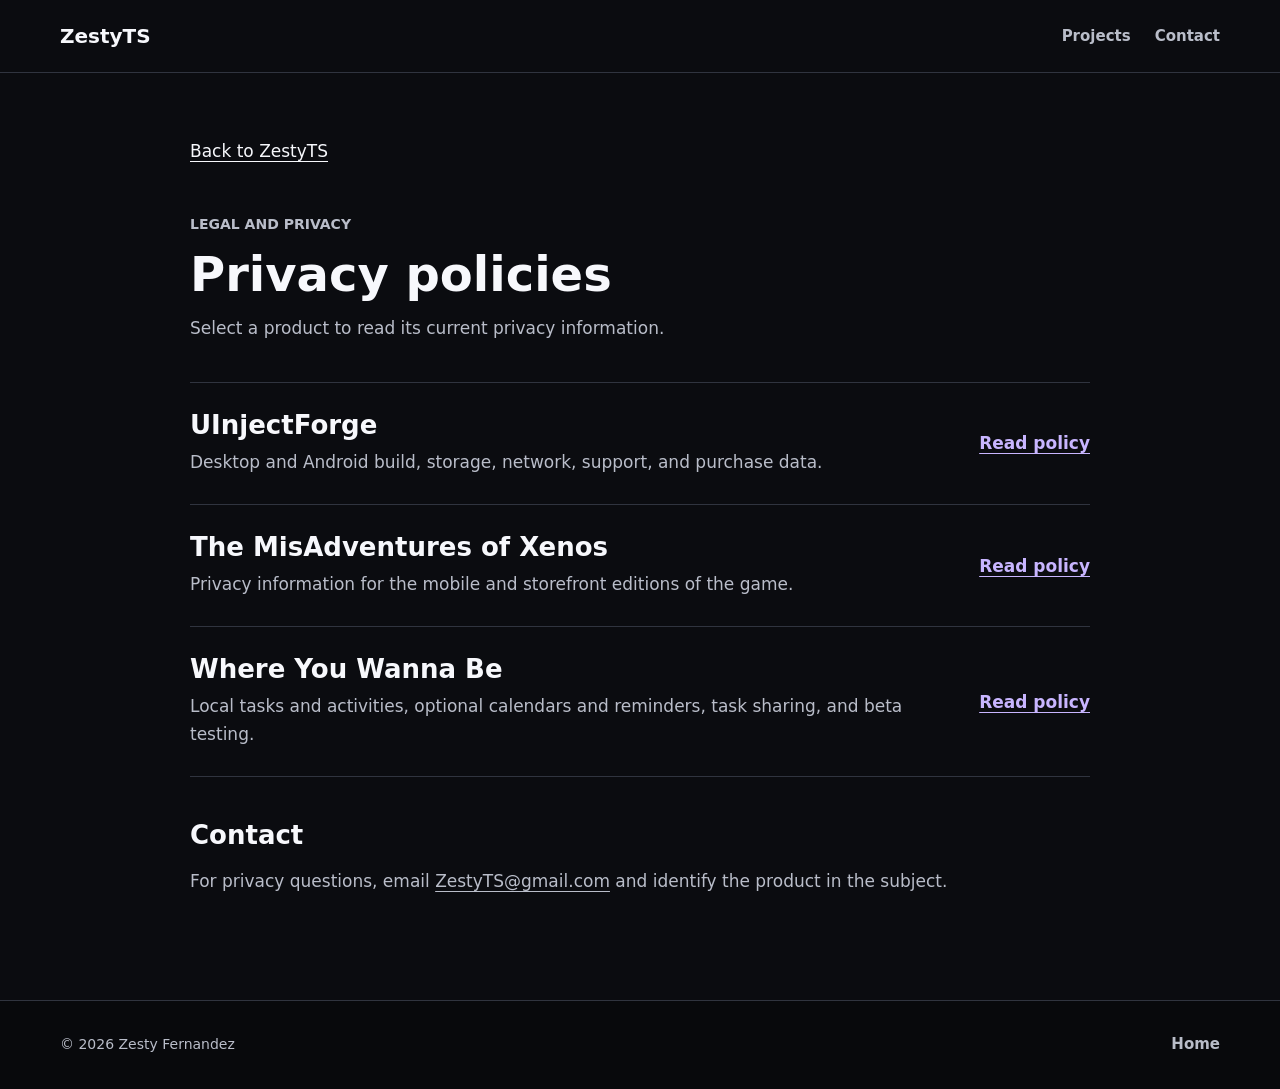
<file: privacy/index.html>
<!doctype html>
<html lang="en">
<head>
  <meta charset="utf-8">
  <meta name="viewport" content="width=device-width, initial-scale=1">
  <meta name="theme-color" content="#0b0c10">
  <meta name="description" content="Privacy policies for software and games published by ZestyTS.">
  <title>Privacy Policies | ZestyTS</title>
  <link rel="icon" href="../assets/uinjectforge-icon.png">
  <link rel="stylesheet" href="../styles.css">
</head>
<body>
  <header class="site-header">
    <nav class="nav-shell" aria-label="Primary navigation">
      <a class="site-name" href="../">ZestyTS</a>
      <div class="nav-links">
        <a href="../#projects">Projects</a>
        <a href="mailto:ZestyTS@gmail.com">Contact</a>
      </div>
    </nav>
  </header>

  <main class="policy-shell">
    <div class="policy-nav"><a href="../">Back to ZestyTS</a></div>
    <p class="eyebrow">Legal and privacy</p>
    <h1>Privacy policies</h1>
    <p>Select a product to read its current privacy information.</p>

    <div class="policy-list">
      <section class="policy-item">
        <div>
          <h2>UInjectForge</h2>
          <p>Desktop and Android build, storage, network, support, and purchase data.</p>
        </div>
        <a href="../UInjectForge/privacy/">Read policy</a>
      </section>

      <section class="policy-item">
        <div>
          <h2>The MisAdventures of Xenos</h2>
          <p>Privacy information for the mobile and storefront editions of the game.</p>
        </div>
        <a href="https://sites.google.com/view/zestytsdeveloper/home" rel="noopener">Read policy</a>
      </section>
      <section class="policy-item">
        <div><h2>Where You Wanna Be</h2><p>Local tasks and activities, optional calendars and reminders, task sharing, and beta testing.</p></div>
        <a href="../where-you-wanna-be/privacy.html">Read policy</a>
      </section>

    </div>

    <h2>Contact</h2>
    <p>For privacy questions, email <a href="mailto:ZestyTS@gmail.com">ZestyTS@gmail.com</a> and identify the product in the subject.</p>
  </main>

  <footer class="site-footer">
    <div class="footer-inner">
      <p>&copy; 2026 Zesty Fernandez</p>
      <div class="footer-links"><a href="../">Home</a></div>
    </div>
  </footer>
</body>
</html>
</file>
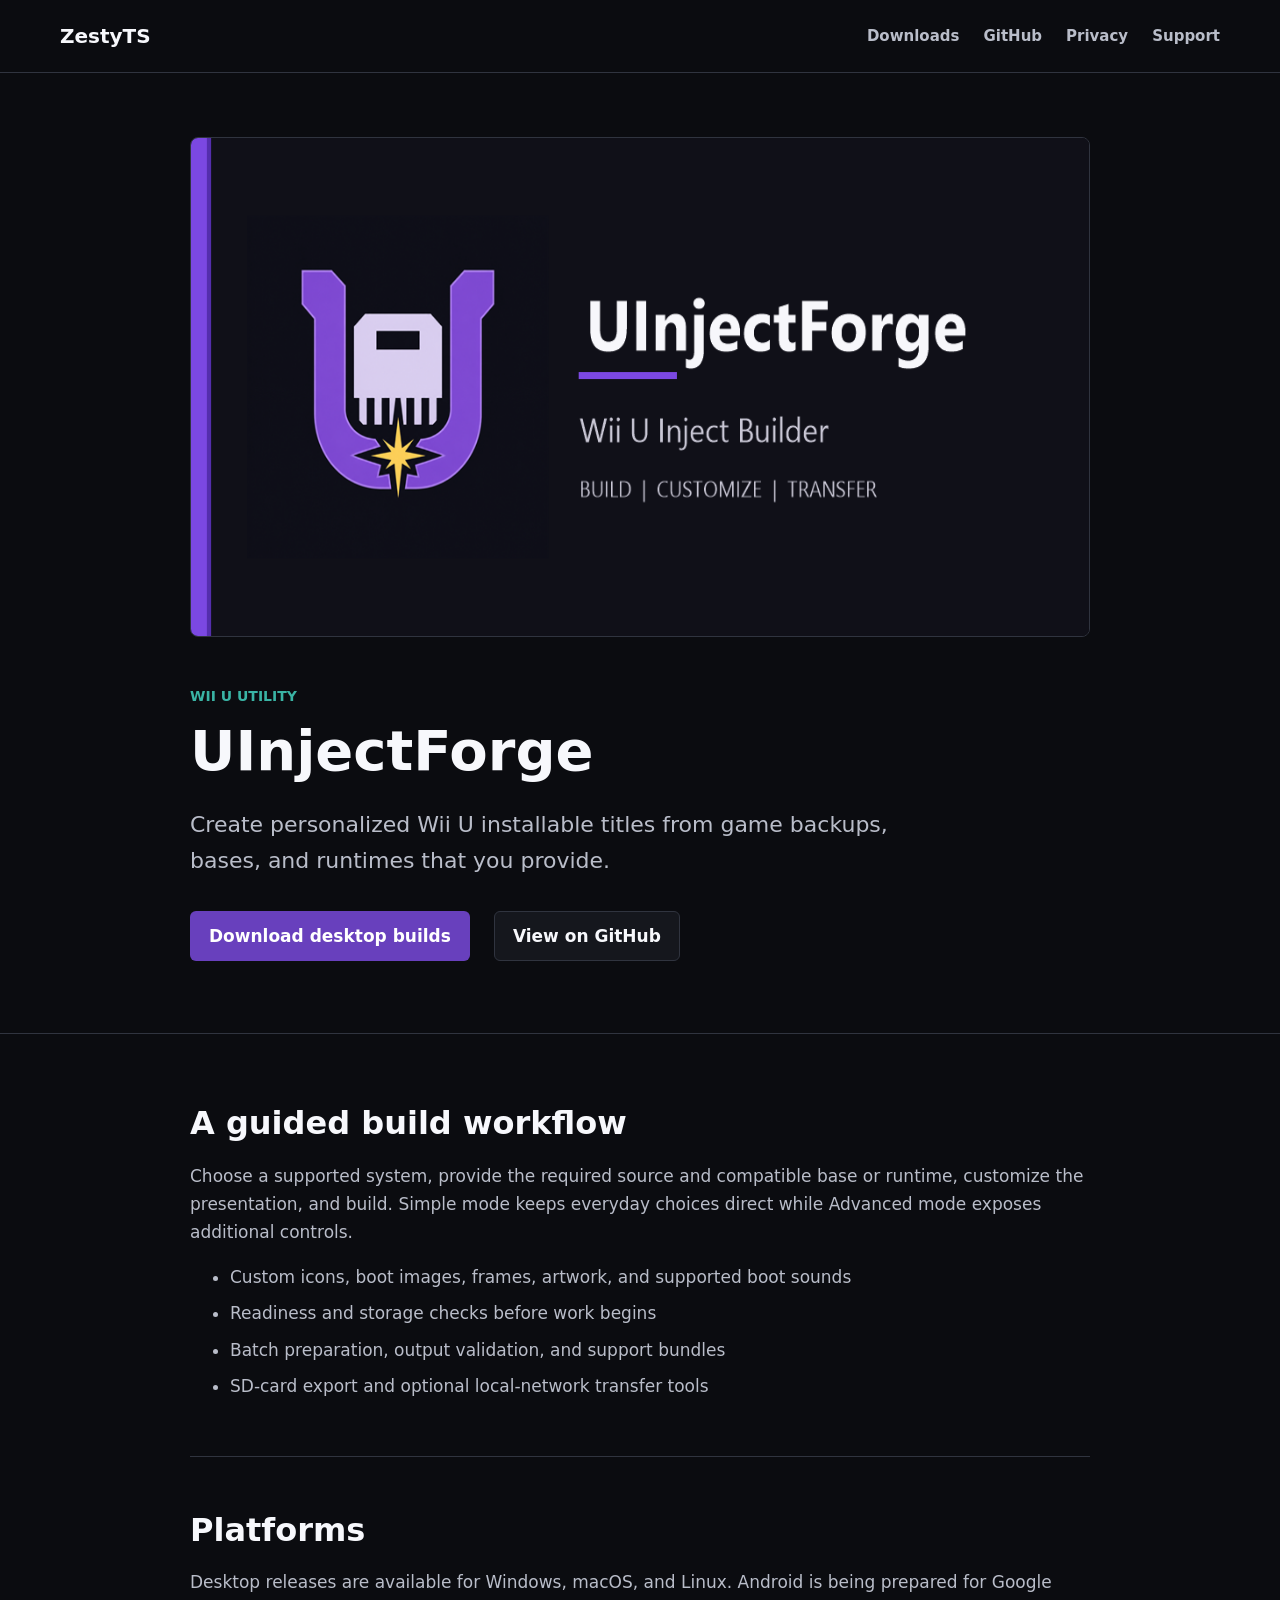
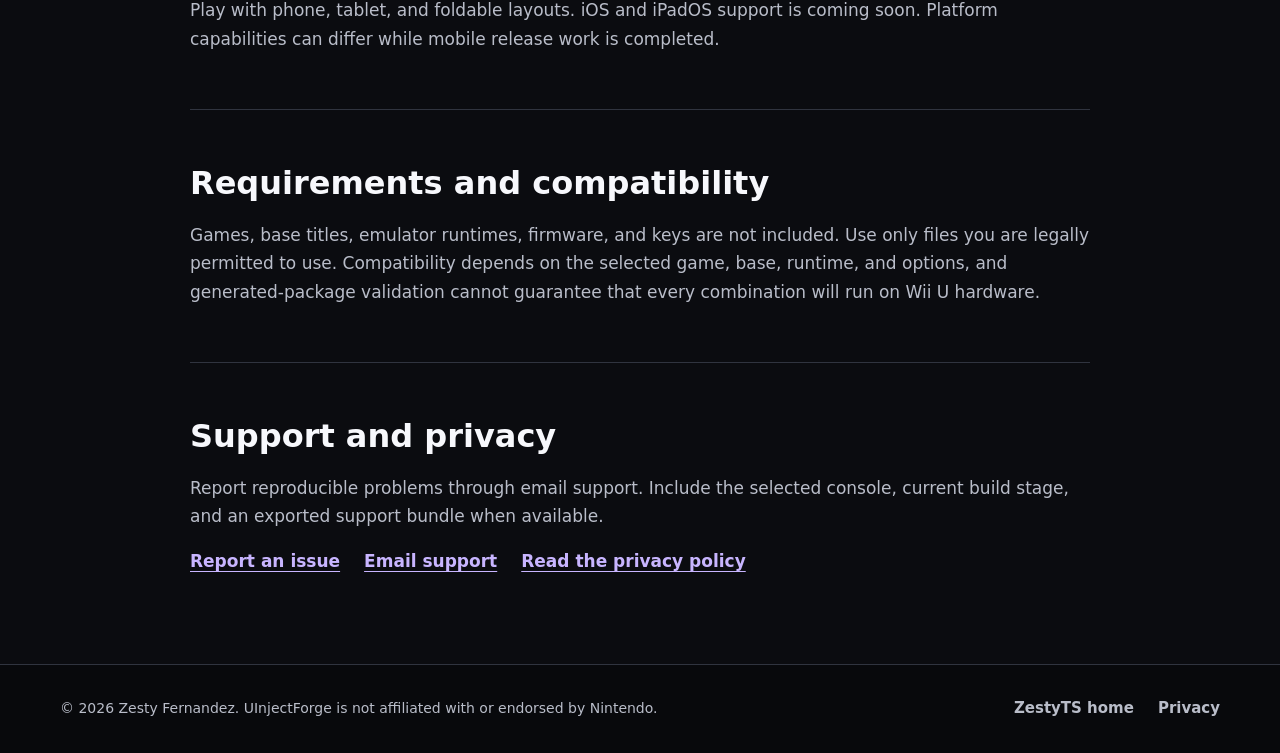
<file: UInjectForge/index.html>
<!doctype html>
<html lang="en">
<head>
  <meta charset="utf-8">
  <meta name="viewport" content="width=device-width, initial-scale=1">
  <meta name="theme-color" content="#0b0c10">
  <meta name="description" content="UInjectForge creates customized Wii U installable titles from your own game backups.">
  <meta property="og:title" content="UInjectForge | Wii U inject builder">
  <meta property="og:description" content="Build, customize, validate, and transfer personalized Wii U installable titles.">
  <meta property="og:image" content="https://zestyts.github.io/assets/uinjectforge-feature.png">
  <meta property="og:url" content="https://zestyts.github.io/UInjectForge/">
  <meta name="twitter:card" content="summary_large_image">
  <title>UInjectForge | Wii U inject builder</title>
  <link rel="icon" href="../assets/uinjectforge-icon.png">
  <link rel="stylesheet" href="../styles.css">
</head>
<body>
  <header class="site-header">
    <nav class="nav-shell" aria-label="Primary navigation">
      <a class="site-name" href="../">ZestyTS</a>
      <div class="nav-links">
        <a href="https://zestyts.itch.io/uinjectforge" rel="noopener">Downloads</a>
        <a href="https://github.com/ZestyTS/UInjectForge" rel="noopener">GitHub</a>
        <a href="privacy/">Privacy</a>
        <a href="mailto:ZestyTS@gmail.com">Support</a>
      </div>
    </nav>
  </header>

  <main>
    <section class="product-hero">
      <div class="product-hero-inner">
        <img class="product-banner" src="../assets/uinjectforge-feature.png" alt="UInjectForge logo with Build, Customize, Transfer" width="1024" height="500">
        <p class="eyebrow">Wii U utility</p>
        <h1>UInjectForge</h1>
        <p class="hero-copy">Create personalized Wii U installable titles from game backups, bases, and runtimes that you provide.</p>
        <div class="button-row">
          <a class="button button-primary" href="https://zestyts.itch.io/uinjectforge" rel="noopener">Download desktop builds</a>
          <a class="button button-secondary" href="https://github.com/ZestyTS/UInjectForge" rel="noopener">View on GitHub</a>
        </div>
      </div>
    </section>

    <div class="product-body">
      <section class="content-section" aria-labelledby="workflow-title">
        <h2 id="workflow-title">A guided build workflow</h2>
        <p>Choose a supported system, provide the required source and compatible base or runtime, customize the presentation, and build. Simple mode keeps everyday choices direct while Advanced mode exposes additional controls.</p>
        <ul>
          <li>Custom icons, boot images, frames, artwork, and supported boot sounds</li>
          <li>Readiness and storage checks before work begins</li>
          <li>Batch preparation, output validation, and support bundles</li>
          <li>SD-card export and optional local-network transfer tools</li>
        </ul>
      </section>

      <section class="content-section" aria-labelledby="platforms-title">
        <h2 id="platforms-title">Platforms</h2>
        <p>Desktop releases are available for Windows, macOS, and Linux. Android is being prepared for Google Play with phone, tablet, and foldable layouts. iOS and iPadOS support is coming soon. Platform capabilities can differ while mobile release work is completed.</p>
      </section>

      <section class="content-section" aria-labelledby="requirements-title">
        <h2 id="requirements-title">Requirements and compatibility</h2>
        <p>Games, base titles, emulator runtimes, firmware, and keys are not included. Use only files you are legally permitted to use. Compatibility depends on the selected game, base, runtime, and options, and generated-package validation cannot guarantee that every combination will run on Wii U hardware.</p>
      </section>

      <section class="content-section" aria-labelledby="support-title">
        <h2 id="support-title">Support and privacy</h2>
        <p>Report reproducible problems through email support. Include the selected console, current build stage, and an exported support bundle when available.</p>
        <div class="text-links">
          <a href="mailto:ZestyTS@gmail.com" rel="noopener">Report an issue</a>
          <a href="mailto:ZestyTS@gmail.com">Email support</a>
          <a href="privacy/">Read the privacy policy</a>
        </div>
      </section>
    </div>
  </main>

  <footer class="site-footer">
    <div class="footer-inner">
      <p>&copy; 2026 Zesty Fernandez. UInjectForge is not affiliated with or endorsed by Nintendo.</p>
      <div class="footer-links">
        <a href="../">ZestyTS home</a>
        <a href="privacy/">Privacy</a>
      </div>
    </div>
  </footer>
</body>
</html>
</file>
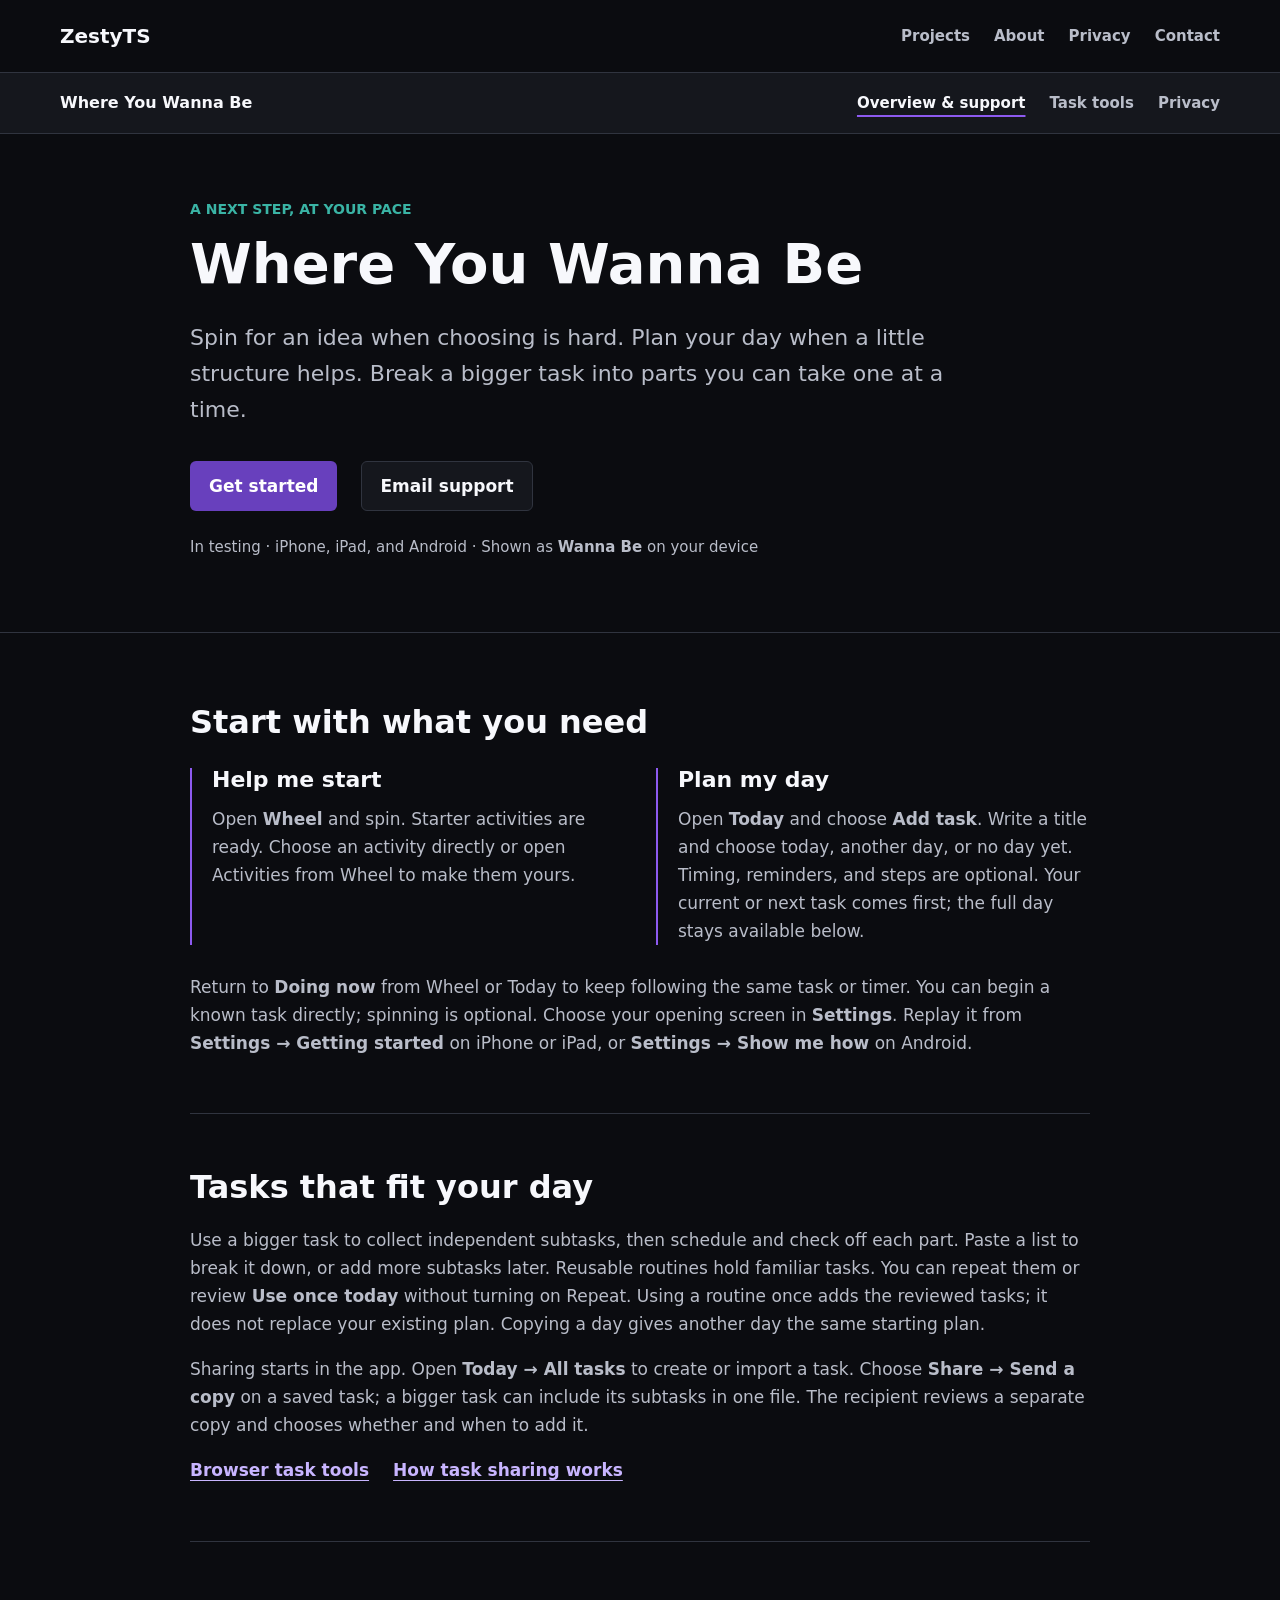
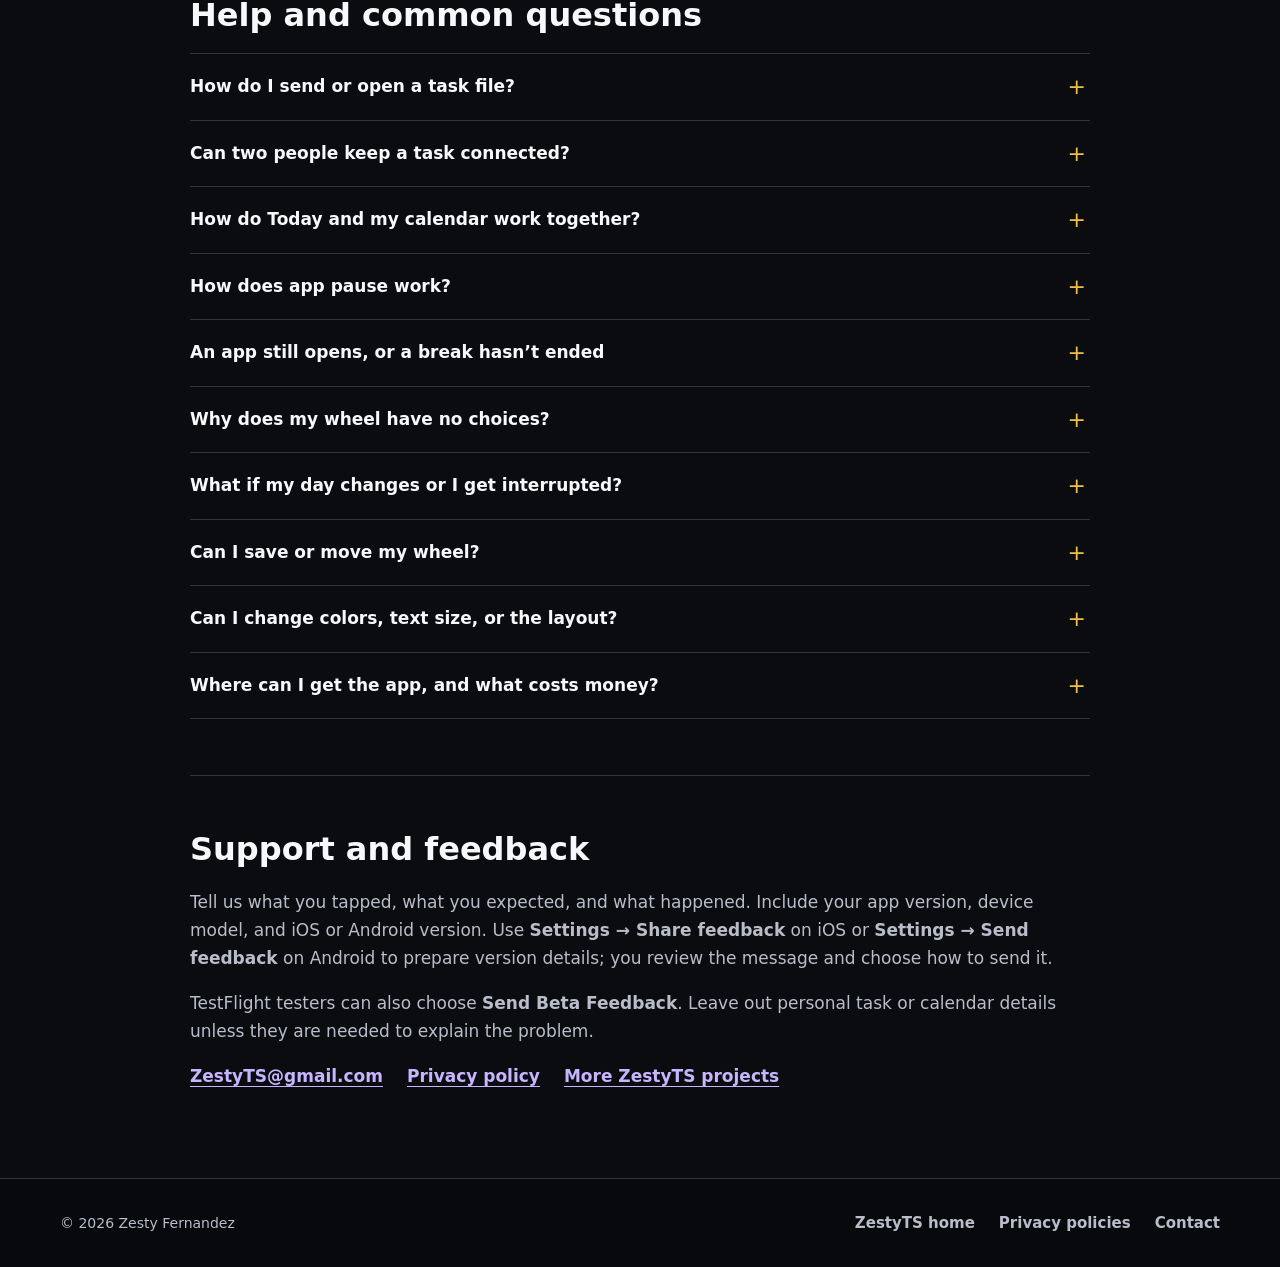
<file: where-you-wanna-be/index.html>
<!doctype html>
<html lang="en">
<head>
  <meta charset="utf-8">
  <meta name="viewport" content="width=device-width, initial-scale=1">
  <meta name="theme-color" content="#0b0c10">
  <meta name="description" content="Where You Wanna Be helps you choose a next step, plan your day, and share tasks. App information and support from ZestyTS.">
  <meta property="og:title" content="Where You Wanna Be | ZestyTS">
  <meta property="og:description" content="Choose a next step. Plan a day. Keep tasks manageable.">
  <meta property="og:type" content="website">
  <meta property="og:url" content="https://zestyts.github.io/where-you-wanna-be/">
  <link rel="canonical" href="https://zestyts.github.io/where-you-wanna-be/">
  <link rel="stylesheet" href="../styles.css?v=20261008-cohesion">
  <link rel="stylesheet" href="styles.css?v=20261008-cohesion">
  <title>Where You Wanna Be | ZestyTS</title>
</head>
<body class="wanna-page">
<a class="skip-link" href="#main">Skip to content</a>
<header class="site-header">
  <nav class="nav-shell" aria-label="Primary navigation">
    <a class="site-name" href="../">ZestyTS</a>
    <div class="nav-links"><a href="../#projects">Projects</a><a href="../#about">About</a><a href="../privacy/">Privacy</a><a href="../#contact">Contact</a></div>
  </nav>
</header>
<div class="product-nav-shell"><nav class="product-nav" aria-label="Where You Wanna Be navigation"><a class="product-name" href="./">Where You Wanna Be</a><div class="product-links"><a href="./" aria-current="page">Overview & support</a><a href="task.html">Task tools</a><a href="privacy.html">Privacy</a></div></nav></div>
<main id="main">
  <section class="product-hero" aria-labelledby="page-title"><div class="product-hero-inner">
    <p class="eyebrow">A next step, at your pace</p>
    <h1 id="page-title">Where You Wanna Be</h1>
    <p class="hero-copy">Spin for an idea when choosing is hard. Plan your day when a little structure helps. Break a bigger task into parts you can take one at a time.</p>
    <div class="button-row"><a class="button button-primary" href="#quick-start">Get started</a><a class="button button-secondary" href="mailto:ZestyTS@gmail.com?subject=Wanna%20Be%20Support">Email support</a></div>
    <p class="product-status">In testing · iPhone, iPad, and Android · Shown as <strong>Wanna Be</strong> on your device</p>
  </div></section>
  <div class="product-body">
    <section id="quick-start" class="content-section" aria-labelledby="start-title">
      <h2 id="start-title">Start with what you need</h2>
      <div class="start-options">
        <article><h3>Help me start</h3><p>Open <strong>Wheel</strong> and spin. Starter activities are ready. Choose an activity directly or open Activities from Wheel to make them yours.</p></article>
        <article><h3>Plan my day</h3><p>Open <strong>Today</strong> and choose <strong>Add task</strong>. Write a title and choose today, another day, or no day yet. Timing, reminders, and steps are optional. Your current or next task comes first; the full day stays available below.</p></article>
      </div>
      <p>Return to <strong>Doing now</strong> from Wheel or Today to keep following the same task or timer. You can begin a known task directly; spinning is optional. Choose your opening screen in <strong>Settings</strong>. Replay it from <strong>Settings → Getting started</strong> on iPhone or iPad, or <strong>Settings → Show me how</strong> on Android.</p>
    </section>
    <section class="content-section" aria-labelledby="tasks-title">
      <h2 id="tasks-title">Tasks that fit your day</h2>
      <p>Use a bigger task to collect independent subtasks, then schedule and check off each part. Paste a list to break it down, or add more subtasks later. Reusable routines hold familiar tasks. You can repeat them or review <strong>Use once today</strong> without turning on Repeat. Using a routine once adds the reviewed tasks; it does not replace your existing plan. Copying a day gives another day the same starting plan.</p>
      <p>Sharing starts in the app. Open <strong>Today → All tasks</strong> to create or import a task. Choose <strong>Share → Send a copy</strong> on a saved task; a bigger task can include its subtasks in one file. The recipient reviews a separate copy and chooses whether and when to add it.</p>
      <div class="text-links"><a href="task.html">Browser task tools</a><a href="privacy.html#sharing">How task sharing works</a></div>
    </section>
    <section class="content-section" aria-labelledby="help-title">
      <h2 id="help-title">Help and common questions</h2>
      <div class="faq">
        <details><summary>How do I send or open a task file?</summary><div class="answer"><p>From a saved task, choose <strong>Share → Send a copy</strong> and send the named <strong>.wannabetask</strong> attachment in a message or email. You can include its subtasks and optional suggested timing.</p><p>Open the attachment with Wanna Be. If your messaging or file app does not offer it, save the file and choose <strong>Today → All tasks → Import task</strong> in Wanna Be. Review before adding it; reminders and completion never transfer automatically.</p><p>To write a task just to send, use <strong>All tasks → More → Write a task to send</strong>. Older Android builds put this under <strong>Sharing tools → Create a task to send</strong>. The <a href="task.html">browser task tools</a> are a fallback, not a required step between apps. Web links remain available; task copies and their later changes stay separate.</p></div></details>
        <details><summary>Can two people keep a task connected?</summary><div class="answer"><p>On an eligible saved task, choose <strong>Share → Keep time and completion connected</strong>. The other person reviews an invitation in Wanna Be; no full app account is required. There is one common time, duration and <strong>Pending/Done</strong> status. Either person can change that common status. Use <strong>Send a copy</strong> when each person needs a separate task.</p><p>Changes refresh while the app is open and online, or when you choose <strong>Refresh</strong>; they are not continuous background messages. Current work, local skipped or set-aside choices, and conflicts can require waiting or review. Titles, notes, checklist progress and reminders stay personal. Calendar copies stay separate. The optional service and its limits are described in <a href="privacy.html#sharing">the privacy policy</a>.</p></div></details>
        <details><summary>How do Today and my calendar work together?</summary><div class="answer"><p>Today works without calendar permission. You can optionally show existing events and review a time block with <strong>Add to Calendar</strong>. Calendar and Today keep separate copies; edits or completion in one do not change the other.</p><p>Starting a task opens <strong>Doing now</strong>, where its steps or timer are available. Return to the same work from Wheel or Today. A timer never marks it done for you. A reminder never starts a task or pauses or unlocks apps.</p></div></details>
        <details><summary>How does app pause work?</summary><div class="answer"><p>Open <strong>App pause</strong> from Settings or the status on Wheel. On iPhone and iPad, it uses Apple’s Screen Time permission to pause selected apps. One individual app is free; expanded selections require Lifetime Upgrade. It needs a real device.</p><p>Spinning alone never opens a paused app. An eligible timer can offer an explicit app-break choice; with <strong>Try it first</strong> on, try the required starting time shown in the app. A step guide’s <strong>Task done</strong> saves progress without granting a break. A timer never completes the task or unlocks apps automatically. You can turn off app pause at any time.</p><p>On Android, app pause uses an optional accessibility service to notice a selected app and offer a local focus screen. It can help interrupt opening an app, but it is less strict than Apple’s Screen Time shield. You can turn the service off in device Settings.</p></div></details>
        <details><summary>An app still opens, or a break hasn’t ended</summary><div class="answer"><p>Check that the app is selected and app pause is on. Selected apps can open during an active break. Open Wanna Be to recheck an expired break, or choose <strong>Pause apps again now</strong>.</p><p>For iPhone and iPad connection issues, use <strong>Settings → App pause help</strong>. Turn off app pause in Wanna Be or revoke Screen Time access in device Settings to stop pausing.</p></div></details>
        <details><summary>Why does my wheel have no choices?</summary><div class="answer"><p>On iPhone or iPad, open Wheel’s set dropdown and check <strong>Filters &amp; sets</strong>. On Android, the dropdown opens <strong>Your wheel</strong>: choose <strong>Filters</strong> for time, energy and place, or <strong>Activity sets</strong> for the wheel. Make sure some included activities fit your choices.</p><p><strong>Skip today</strong> and <strong>Unavailable today</strong> hide an activity until tomorrow. Its menu in Activities can make it available again today.</p></div></details>
        <details><summary>What if my day changes or I get interrupted?</summary><div class="answer"><p>Use <strong>Change my plan</strong> in Today to review moving flexible tasks, setting some aside, or adding a saved routine for today. Fixed commitments and current work stay protected. Review the proposed changes before applying them.</p><p>Close <strong>Doing now</strong> to keep current work available. A step guide also offers <strong>Pause</strong>; stopping a timer is a separate choice. A private <strong>Pick up here</strong> note can help you return; it stays out of shared tasks and Calendar copies.</p></div></details>
        <details><summary>Can I save or move my wheel?</summary><div class="answer"><p>On iPhone or iPad, use <strong>Settings → Wheel backup</strong>. On Android, use <strong>Settings → Export wheel activities</strong> or <strong>Add a wheel backup</strong>. Import previews additions and keeps your existing activities. Wheel backups work between compatible iOS and Android builds.</p><p>Wheel backups do not transfer Today plans, routines, history, timers, appearance, or device permissions. Use task sharing to send a particular task or task group.</p></div></details>
        <details><summary>Can I change colors, text size, or the layout?</summary><div class="answer"><p>Choose <strong>System</strong>, <strong>Light</strong>, or <strong>Dark</strong> in Settings. Theme choices include Original, Coastal, Dusk, Rose, Ember, Slate, and Amethyst. App icons have their own selection.</p><p>The app supports larger text and Reduce Motion. Layouts adapt to smaller phones, tablets, and wider windows. If a label or control is difficult to use, send a screenshot and your text-size setting with feedback.</p></div></details>
        <details><summary>Where can I get the app, and what costs money?</summary><div class="answer"><p>There is no public store release yet. Invited iPhone and iPad testers install through TestFlight. Android testing is available through Google Play to eligible invited accounts; older Android test builds were shared directly as APKs.</p><p>The wheel, activity editing, timers, plans, routines, task sharing, standard appearance, and backups are free. The optional US$4.99 one-time <strong>Lifetime Upgrade</strong> adds saved sets, expanded app-pause selections, extra themes, and app icons. Apple or Google Play shows your local price. Restore with the same store account; purchases do not transfer between iOS and Android.</p><p>Older private Android test APKs preview upgrade extras without purchases. Google Play test builds use Google Play Billing. There is no subscription, full app account, advertising, or tracking.</p></div></details>
      </div>
    </section>
    <section id="contact" class="content-section" aria-labelledby="contact-title">
      <h2 id="contact-title">Support and feedback</h2>
      <p>Tell us what you tapped, what you expected, and what happened. Include your app version, device model, and iOS or Android version. Use <strong>Settings → Share feedback</strong> on iOS or <strong>Settings → Send feedback</strong> on Android to prepare version details; you review the message and choose how to send it.</p>
      <p>TestFlight testers can also choose <strong>Send Beta Feedback</strong>. Leave out personal task or calendar details unless they are needed to explain the problem.</p>
      <div class="text-links"><a href="mailto:ZestyTS@gmail.com?subject=Wanna%20Be%20Support">ZestyTS@gmail.com</a><a href="privacy.html">Privacy policy</a><a href="../#projects">More ZestyTS projects</a></div>
    </section>
  </div>
</main>
<footer class="site-footer"><div class="footer-inner"><p>© 2026 Zesty Fernandez</p><div class="footer-links"><a href="../">ZestyTS home</a><a href="../privacy/">Privacy policies</a><a href="mailto:ZestyTS@gmail.com">Contact</a></div></div></footer>
</body>
</html>
</file>
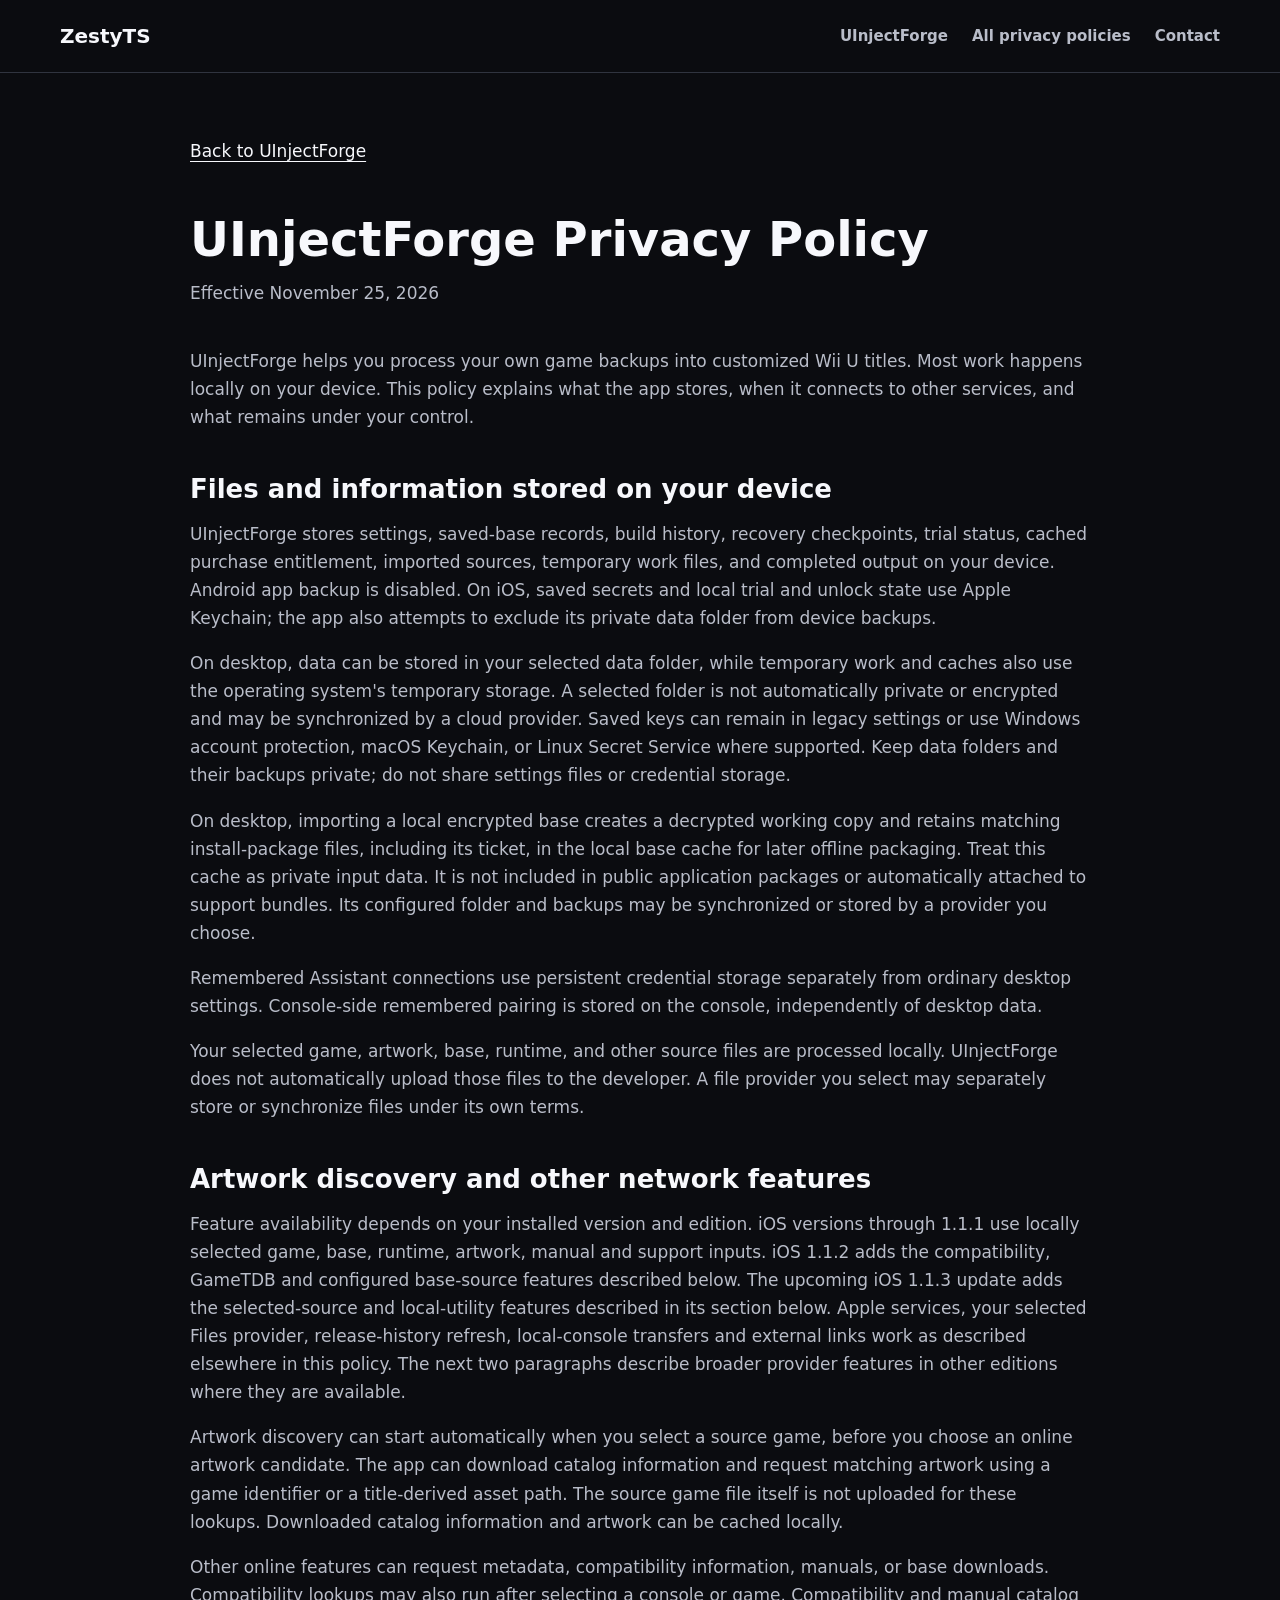
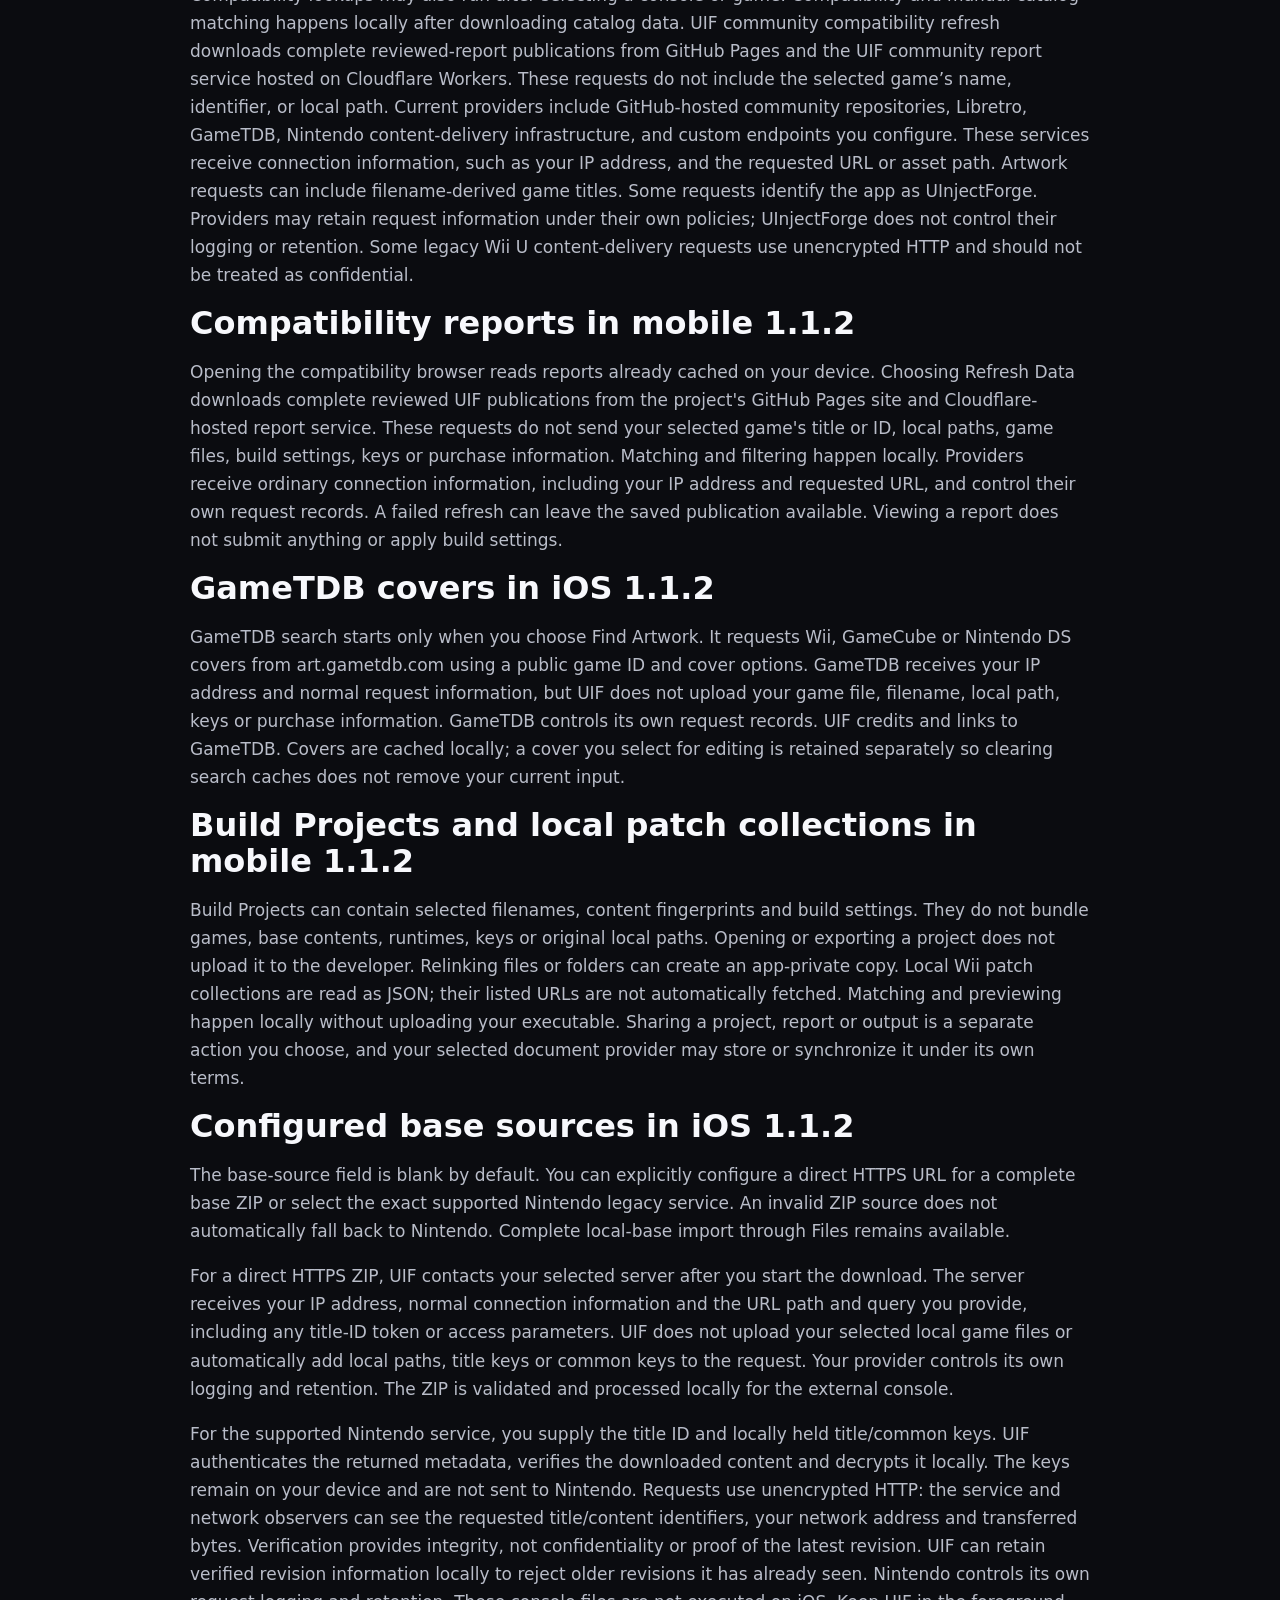
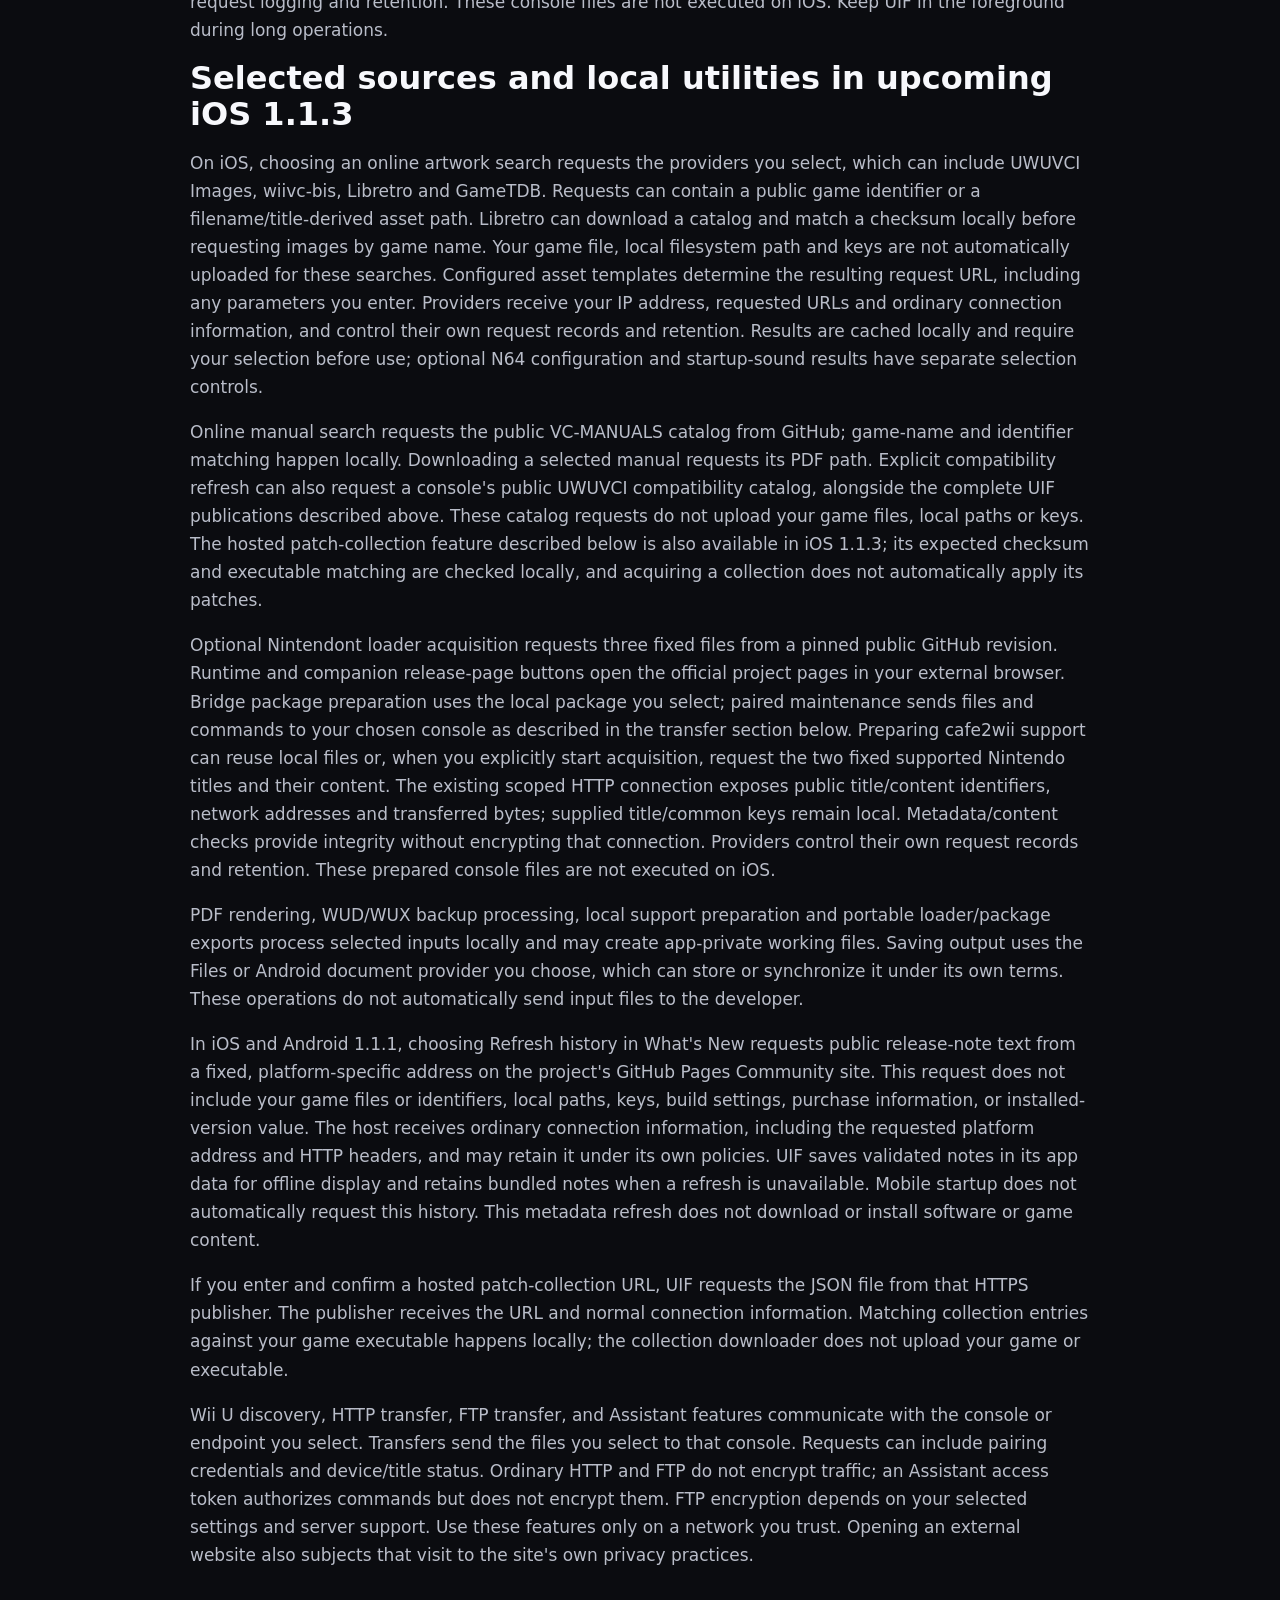
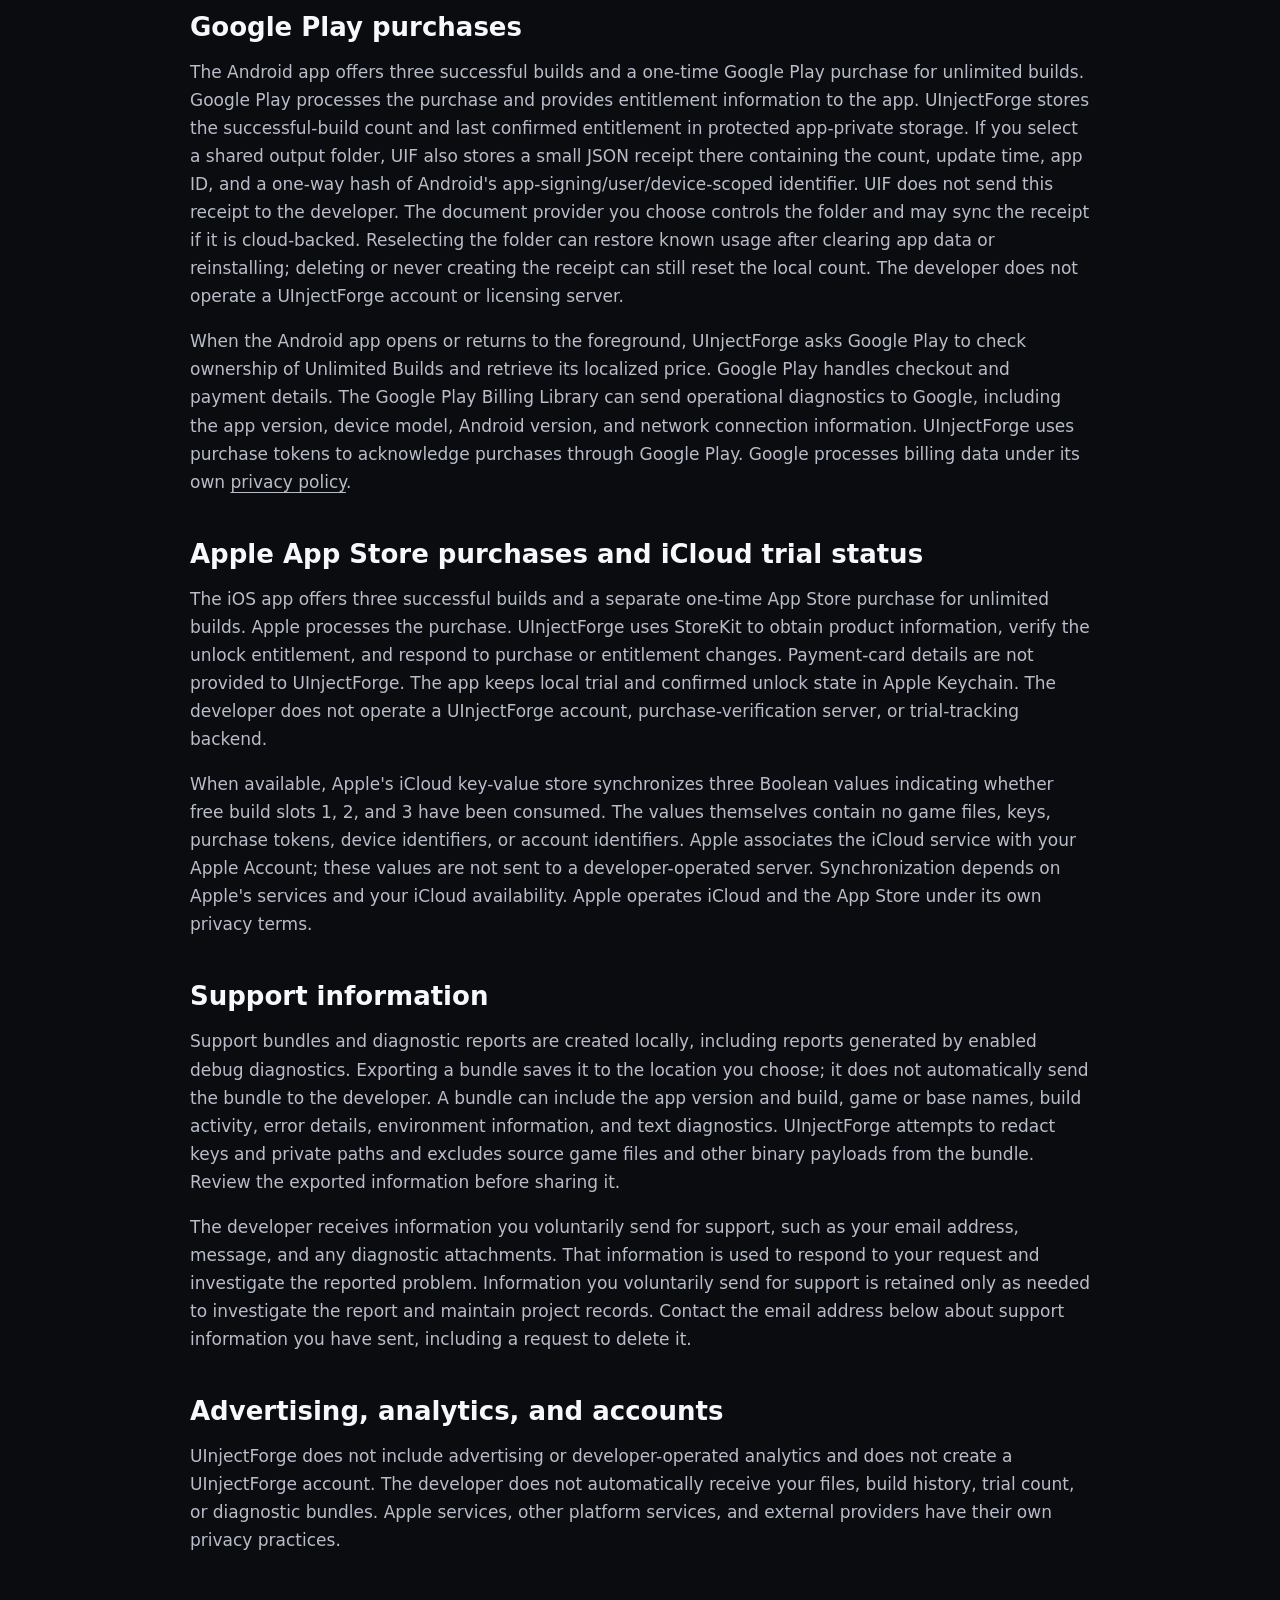
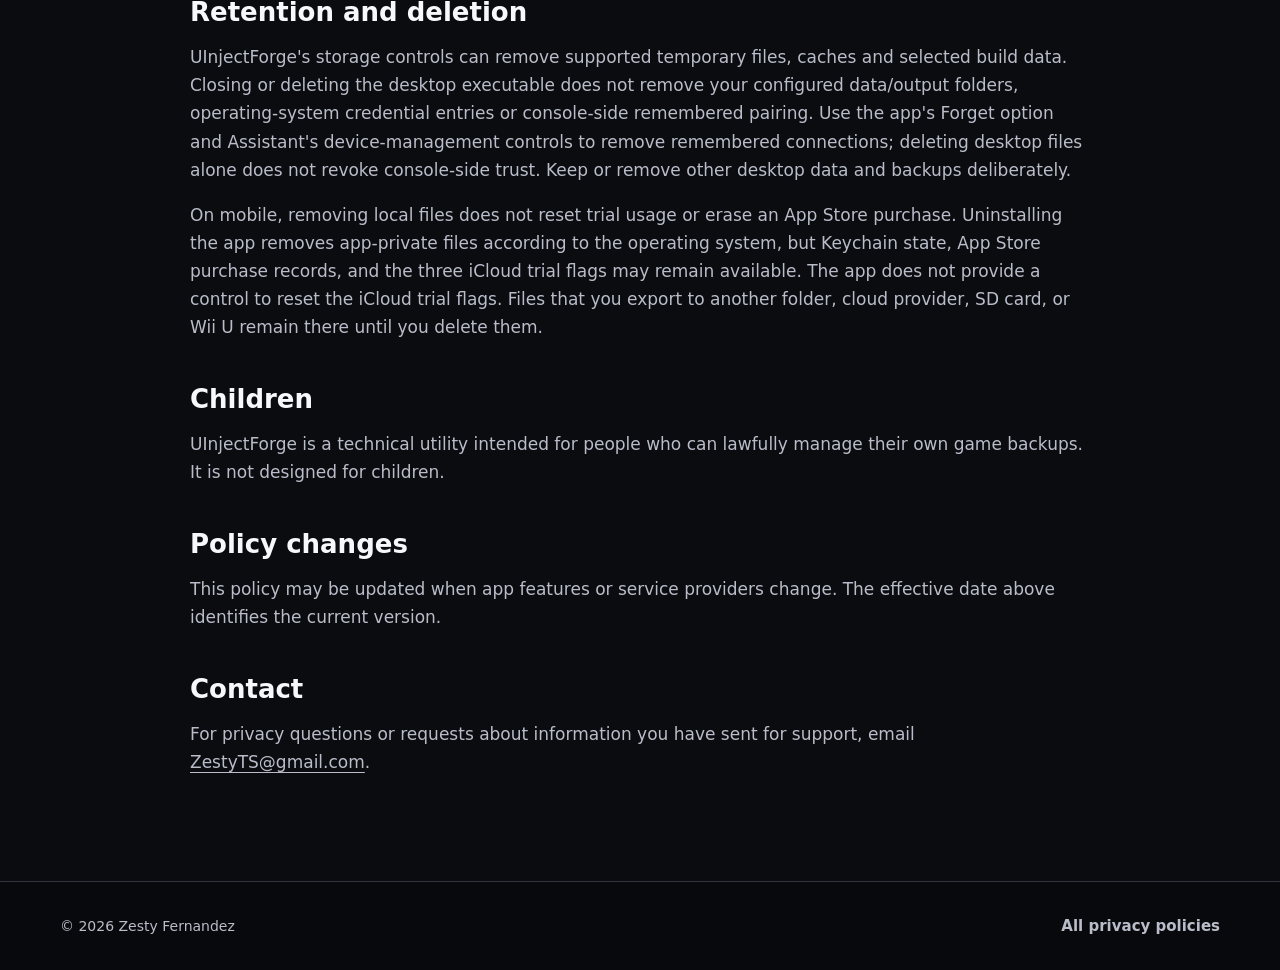
<file: UInjectForge/privacy/index.html>
<!doctype html>
<html lang="en">
<head>
  <meta charset="utf-8">
  <meta name="viewport" content="width=device-width, initial-scale=1">
  <meta name="theme-color" content="#0b0c10">
  <meta name="description" content="Privacy policy for UInjectForge on iOS, Android, desktop, and supported companion tools.">
  <title>UInjectForge Privacy Policy</title>
  <link rel="icon" href="../../assets/uinjectforge-icon.png">
  <link rel="stylesheet" href="../../styles.css">
</head>
<body>
  <header class="site-header">
    <nav class="nav-shell" aria-label="Primary navigation">
      <a class="site-name" href="../../">ZestyTS</a>
      <div class="nav-links">
        <a href="../">UInjectForge</a>
        <a href="../../privacy/">All privacy policies</a>
        <a href="mailto:ZestyTS@gmail.com">Contact</a>
      </div>
    </nav>
  </header>

  <main class="policy-shell">
    <div class="policy-nav"><a href="../">Back to UInjectForge</a></div>
    <h1>UInjectForge Privacy Policy</h1>
    <p class="updated">Effective November 25, 2026</p>

    <p>UInjectForge helps you process your own game backups into customized Wii U titles. Most work happens locally on your device. This policy explains what the app stores, when it connects to other services, and what remains under your control.</p>

    <h2>Files and information stored on your device</h2>
    <p>UInjectForge stores settings, saved-base records, build history, recovery checkpoints, trial status, cached purchase entitlement, imported sources, temporary work files, and completed output on your device. Android app backup is disabled. On iOS, saved secrets and local trial and unlock state use Apple Keychain; the app also attempts to exclude its private data folder from device backups.</p>
    <p>On desktop, data can be stored in your selected data folder, while temporary work and caches also use the operating system's temporary storage. A selected folder is not automatically private or encrypted and may be synchronized by a cloud provider. Saved keys can remain in legacy settings or use Windows account protection, macOS Keychain, or Linux Secret Service where supported. Keep data folders and their backups private; do not share settings files or credential storage.</p>
    <p>On desktop, importing a local encrypted base creates a decrypted working copy and retains matching install-package files, including its ticket, in the local base cache for later offline packaging. Treat this cache as private input data. It is not included in public application packages or automatically attached to support bundles. Its configured folder and backups may be synchronized or stored by a provider you choose.</p>
    <p>Remembered Assistant connections use persistent credential storage separately from ordinary desktop settings. Console-side remembered pairing is stored on the console, independently of desktop data.</p>
    <p>Your selected game, artwork, base, runtime, and other source files are processed locally. UInjectForge does not automatically upload those files to the developer. A file provider you select may separately store or synchronize files under its own terms.</p>

    <h2>Artwork discovery and other network features</h2>
    <p>Feature availability depends on your installed version and edition. iOS versions through 1.1.1 use locally selected game, base, runtime, artwork, manual and support inputs. iOS 1.1.2 adds the compatibility, GameTDB and configured base-source features described below. The upcoming iOS 1.1.3 update adds the selected-source and local-utility features described in its section below. Apple services, your selected Files provider, release-history refresh, local-console transfers and external links work as described elsewhere in this policy. The next two paragraphs describe broader provider features in other editions where they are available.</p>
    <p>Artwork discovery can start automatically when you select a source game, before you choose an online artwork candidate. The app can download catalog information and request matching artwork using a game identifier or a title-derived asset path. The source game file itself is not uploaded for these lookups. Downloaded catalog information and artwork can be cached locally.</p>
    <p>Other online features can request metadata, compatibility information, manuals, or base downloads. Compatibility lookups may also run after selecting a console or game. Compatibility and manual catalog matching happens locally after downloading catalog data. UIF community compatibility refresh downloads complete reviewed-report publications from GitHub Pages and the UIF community report service hosted on Cloudflare Workers. These requests do not include the selected game’s name, identifier, or local path. Current providers include GitHub-hosted community repositories, Libretro, GameTDB, Nintendo content-delivery infrastructure, and custom endpoints you configure. These services receive connection information, such as your IP address, and the requested URL or asset path. Artwork requests can include filename-derived game titles. Some requests identify the app as UInjectForge. Providers may retain request information under their own policies; UInjectForge does not control their logging or retention. Some legacy Wii U content-delivery requests use unencrypted HTTP and should not be treated as confidential.</p>
    <h3>Compatibility reports in mobile 1.1.2</h3>
    <p>Opening the compatibility browser reads reports already cached on your device. Choosing Refresh Data downloads complete reviewed UIF publications from the project's GitHub Pages site and Cloudflare-hosted report service. These requests do not send your selected game's title or ID, local paths, game files, build settings, keys or purchase information. Matching and filtering happen locally. Providers receive ordinary connection information, including your IP address and requested URL, and control their own request records. A failed refresh can leave the saved publication available. Viewing a report does not submit anything or apply build settings.</p>

    <h3>GameTDB covers in iOS 1.1.2</h3>
    <p>GameTDB search starts only when you choose Find Artwork. It requests Wii, GameCube or Nintendo DS covers from art.gametdb.com using a public game ID and cover options. GameTDB receives your IP address and normal request information, but UIF does not upload your game file, filename, local path, keys or purchase information. GameTDB controls its own request records. UIF credits and links to GameTDB. Covers are cached locally; a cover you select for editing is retained separately so clearing search caches does not remove your current input.</p>

    <h3>Build Projects and local patch collections in mobile 1.1.2</h3>
    <p>Build Projects can contain selected filenames, content fingerprints and build settings. They do not bundle games, base contents, runtimes, keys or original local paths. Opening or exporting a project does not upload it to the developer. Relinking files or folders can create an app-private copy. Local Wii patch collections are read as JSON; their listed URLs are not automatically fetched. Matching and previewing happen locally without uploading your executable. Sharing a project, report or output is a separate action you choose, and your selected document provider may store or synchronize it under its own terms.</p>

    <h3>Configured base sources in iOS 1.1.2</h3>
    <p>The base-source field is blank by default. You can explicitly configure a direct HTTPS URL for a complete base ZIP or select the exact supported Nintendo legacy service. An invalid ZIP source does not automatically fall back to Nintendo. Complete local-base import through Files remains available.</p>
    <p>For a direct HTTPS ZIP, UIF contacts your selected server after you start the download. The server receives your IP address, normal connection information and the URL path and query you provide, including any title-ID token or access parameters. UIF does not upload your selected local game files or automatically add local paths, title keys or common keys to the request. Your provider controls its own logging and retention. The ZIP is validated and processed locally for the external console.</p>
    <p>For the supported Nintendo service, you supply the title ID and locally held title/common keys. UIF authenticates the returned metadata, verifies the downloaded content and decrypts it locally. The keys remain on your device and are not sent to Nintendo. Requests use unencrypted HTTP: the service and network observers can see the requested title/content identifiers, your network address and transferred bytes. Verification provides integrity, not confidentiality or proof of the latest revision. UIF can retain verified revision information locally to reject older revisions it has already seen. Nintendo controls its own request logging and retention. These console files are not executed on iOS. Keep UIF in the foreground during long operations.</p>

    <h3>Selected sources and local utilities in upcoming iOS 1.1.3</h3>
    <p>On iOS, choosing an online artwork search requests the providers you select, which can include UWUVCI Images, wiivc-bis, Libretro and GameTDB. Requests can contain a public game identifier or a filename/title-derived asset path. Libretro can download a catalog and match a checksum locally before requesting images by game name. Your game file, local filesystem path and keys are not automatically uploaded for these searches. Configured asset templates determine the resulting request URL, including any parameters you enter. Providers receive your IP address, requested URLs and ordinary connection information, and control their own request records and retention. Results are cached locally and require your selection before use; optional N64 configuration and startup-sound results have separate selection controls.</p>
    <p>Online manual search requests the public VC-MANUALS catalog from GitHub; game-name and identifier matching happen locally. Downloading a selected manual requests its PDF path. Explicit compatibility refresh can also request a console's public UWUVCI compatibility catalog, alongside the complete UIF publications described above. These catalog requests do not upload your game files, local paths or keys. The hosted patch-collection feature described below is also available in iOS 1.1.3; its expected checksum and executable matching are checked locally, and acquiring a collection does not automatically apply its patches.</p>
    <p>Optional Nintendont loader acquisition requests three fixed files from a pinned public GitHub revision. Runtime and companion release-page buttons open the official project pages in your external browser. Bridge package preparation uses the local package you select; paired maintenance sends files and commands to your chosen console as described in the transfer section below. Preparing cafe2wii support can reuse local files or, when you explicitly start acquisition, request the two fixed supported Nintendo titles and their content. The existing scoped HTTP connection exposes public title/content identifiers, network addresses and transferred bytes; supplied title/common keys remain local. Metadata/content checks provide integrity without encrypting that connection. Providers control their own request records and retention. These prepared console files are not executed on iOS.</p>
    <p>PDF rendering, WUD/WUX backup processing, local support preparation and portable loader/package exports process selected inputs locally and may create app-private working files. Saving output uses the Files or Android document provider you choose, which can store or synchronize it under its own terms. These operations do not automatically send input files to the developer.</p>

    <p>In iOS and Android 1.1.1, choosing Refresh history in What's New requests public release-note text from a fixed, platform-specific address on the project's GitHub Pages Community site. This request does not include your game files or identifiers, local paths, keys, build settings, purchase information, or installed-version value. The host receives ordinary connection information, including the requested platform address and HTTP headers, and may retain it under its own policies. UIF saves validated notes in its app data for offline display and retains bundled notes when a refresh is unavailable. Mobile startup does not automatically request this history. This metadata refresh does not download or install software or game content.</p>
    <p>If you enter and confirm a hosted patch-collection URL, UIF requests the JSON file from that HTTPS publisher. The publisher receives the URL and normal connection information. Matching collection entries against your game executable happens locally; the collection downloader does not upload your game or executable.</p>
    <p>Wii U discovery, HTTP transfer, FTP transfer, and Assistant features communicate with the console or endpoint you select. Transfers send the files you select to that console. Requests can include pairing credentials and device/title status. Ordinary HTTP and FTP do not encrypt traffic; an Assistant access token authorizes commands but does not encrypt them. FTP encryption depends on your selected settings and server support. Use these features only on a network you trust. Opening an external website also subjects that visit to the site's own privacy practices.</p>

    <h2>Google Play purchases</h2>
    <p>The Android app offers three successful builds and a one-time Google Play purchase for unlimited builds. Google Play processes the purchase and provides entitlement information to the app. UInjectForge stores the successful-build count and last confirmed entitlement in protected app-private storage. If you select a shared output folder, UIF also stores a small JSON receipt there containing the count, update time, app ID, and a one-way hash of Android's app-signing/user/device-scoped identifier. UIF does not send this receipt to the developer. The document provider you choose controls the folder and may sync the receipt if it is cloud-backed. Reselecting the folder can restore known usage after clearing app data or reinstalling; deleting or never creating the receipt can still reset the local count. The developer does not operate a UInjectForge account or licensing server.</p>

    <p>When the Android app opens or returns to the foreground, UInjectForge asks Google Play to check ownership of Unlimited Builds and retrieve its localized price. Google Play handles checkout and payment details. The Google Play Billing Library can send operational diagnostics to Google, including the app version, device model, Android version, and network connection information. UInjectForge uses purchase tokens to acknowledge purchases through Google Play. Google processes billing data under its own <a href="https://policies.google.com/privacy">privacy policy</a>.</p>

    <h2>Apple App Store purchases and iCloud trial status</h2>
    <p>The iOS app offers three successful builds and a separate one-time App Store purchase for unlimited builds. Apple processes the purchase. UInjectForge uses StoreKit to obtain product information, verify the unlock entitlement, and respond to purchase or entitlement changes. Payment-card details are not provided to UInjectForge. The app keeps local trial and confirmed unlock state in Apple Keychain. The developer does not operate a UInjectForge account, purchase-verification server, or trial-tracking backend.</p>
    <p>When available, Apple's iCloud key-value store synchronizes three Boolean values indicating whether free build slots 1, 2, and 3 have been consumed. The values themselves contain no game files, keys, purchase tokens, device identifiers, or account identifiers. Apple associates the iCloud service with your Apple Account; these values are not sent to a developer-operated server. Synchronization depends on Apple's services and your iCloud availability. Apple operates iCloud and the App Store under its own privacy terms.</p>

    <h2>Support information</h2>
    <p>Support bundles and diagnostic reports are created locally, including reports generated by enabled debug diagnostics. Exporting a bundle saves it to the location you choose; it does not automatically send the bundle to the developer. A bundle can include the app version and build, game or base names, build activity, error details, environment information, and text diagnostics. UInjectForge attempts to redact keys and private paths and excludes source game files and other binary payloads from the bundle. Review the exported information before sharing it.</p>
    <p>The developer receives information you voluntarily send for support, such as your email address, message, and any diagnostic attachments. That information is used to respond to your request and investigate the reported problem. Information you voluntarily send for support is retained only as needed to investigate the report and maintain project records. Contact the email address below about support information you have sent, including a request to delete it.</p>

    <h2>Advertising, analytics, and accounts</h2>
    <p>UInjectForge does not include advertising or developer-operated analytics and does not create a UInjectForge account. The developer does not automatically receive your files, build history, trial count, or diagnostic bundles. Apple services, other platform services, and external providers have their own privacy practices.</p>

    <h2>Retention and deletion</h2>
    <p>UInjectForge's storage controls can remove supported temporary files, caches and selected build data. Closing or deleting the desktop executable does not remove your configured data/output folders, operating-system credential entries or console-side remembered pairing. Use the app's Forget option and Assistant's device-management controls to remove remembered connections; deleting desktop files alone does not revoke console-side trust. Keep or remove other desktop data and backups deliberately.</p>
    <p>On mobile, removing local files does not reset trial usage or erase an App Store purchase. Uninstalling the app removes app-private files according to the operating system, but Keychain state, App Store purchase records, and the three iCloud trial flags may remain available. The app does not provide a control to reset the iCloud trial flags. Files that you export to another folder, cloud provider, SD card, or Wii U remain there until you delete them.</p>

    <h2>Children</h2>
    <p>UInjectForge is a technical utility intended for people who can lawfully manage their own game backups. It is not designed for children.</p>

    <h2>Policy changes</h2>
    <p>This policy may be updated when app features or service providers change. The effective date above identifies the current version.</p>

    <h2>Contact</h2>
    <p>For privacy questions or requests about information you have sent for support, email <a href="mailto:ZestyTS@gmail.com">ZestyTS@gmail.com</a>.</p>
  </main>

  <footer class="site-footer">
    <div class="footer-inner">
      <p>&copy; 2026 Zesty Fernandez</p>
      <div class="footer-links"><a href="../../privacy/">All privacy policies</a></div>
    </div>
  </footer>
</body>
</html>
</file>
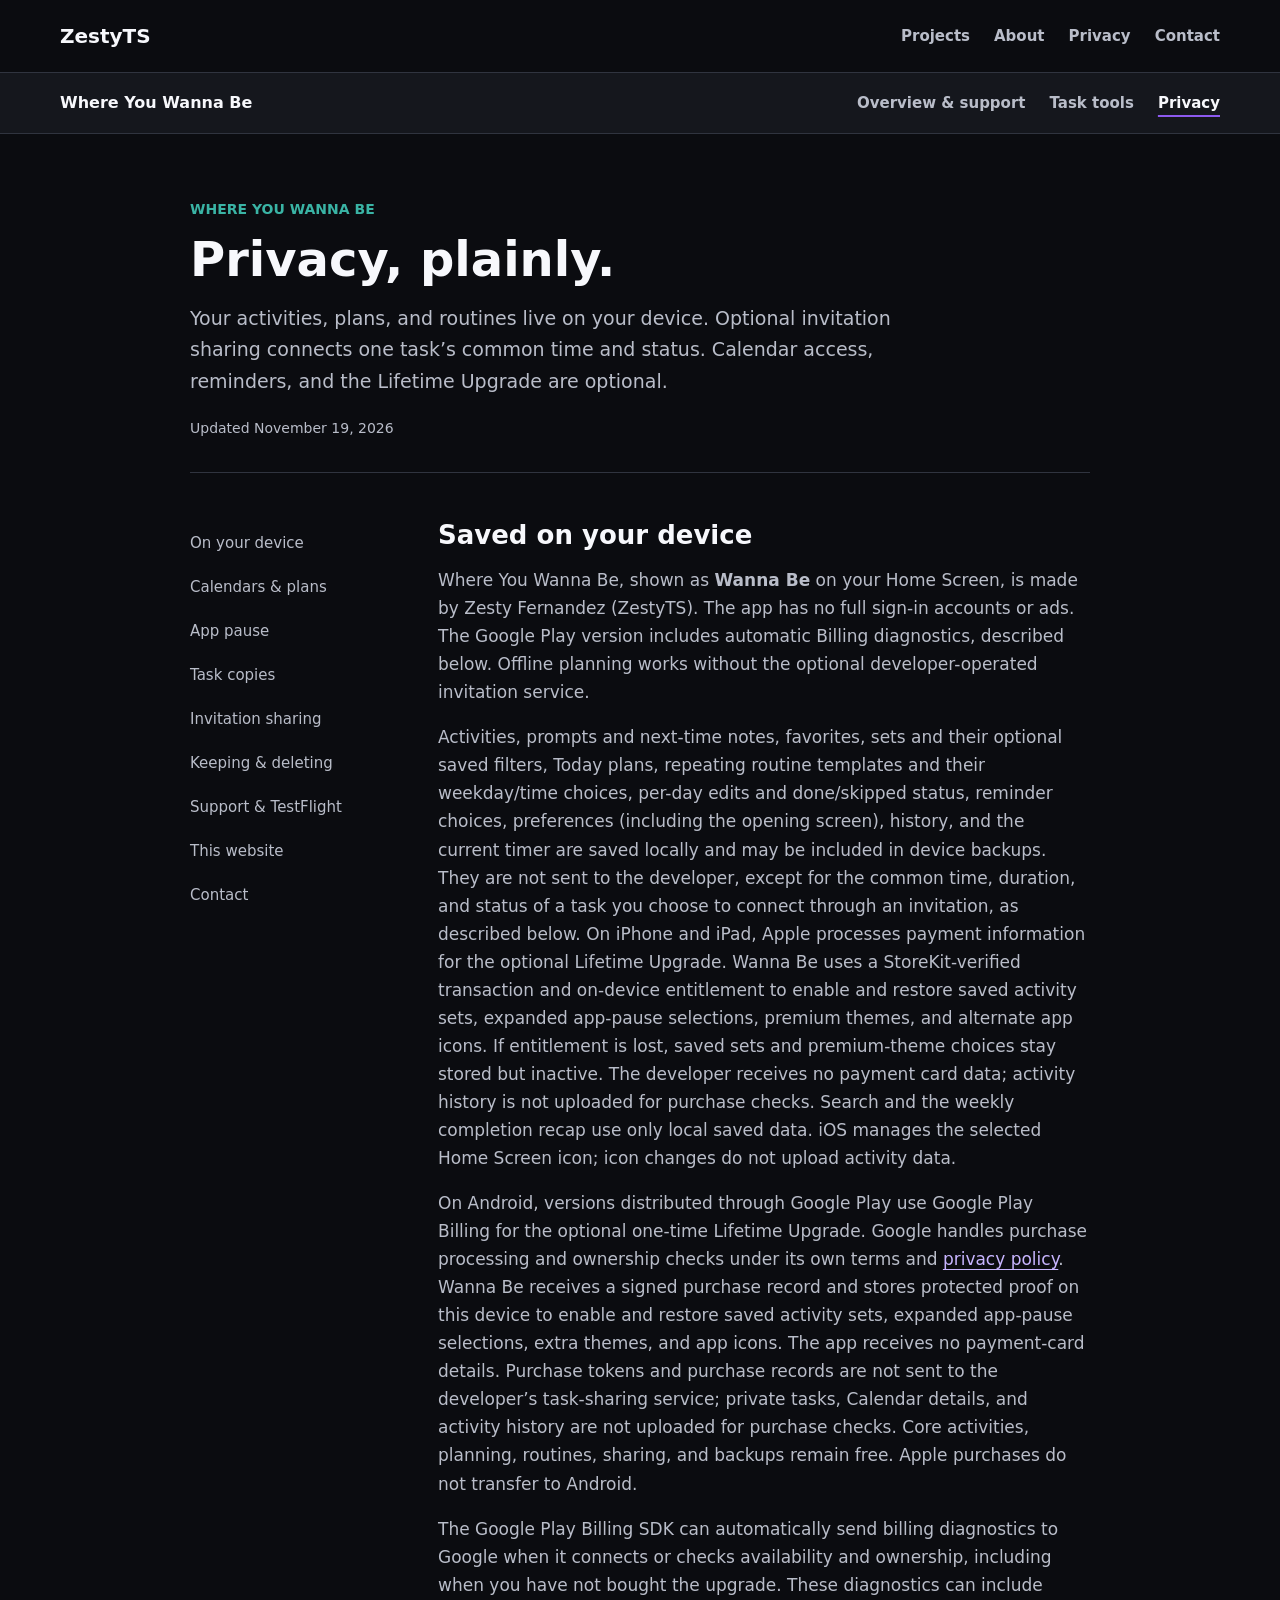
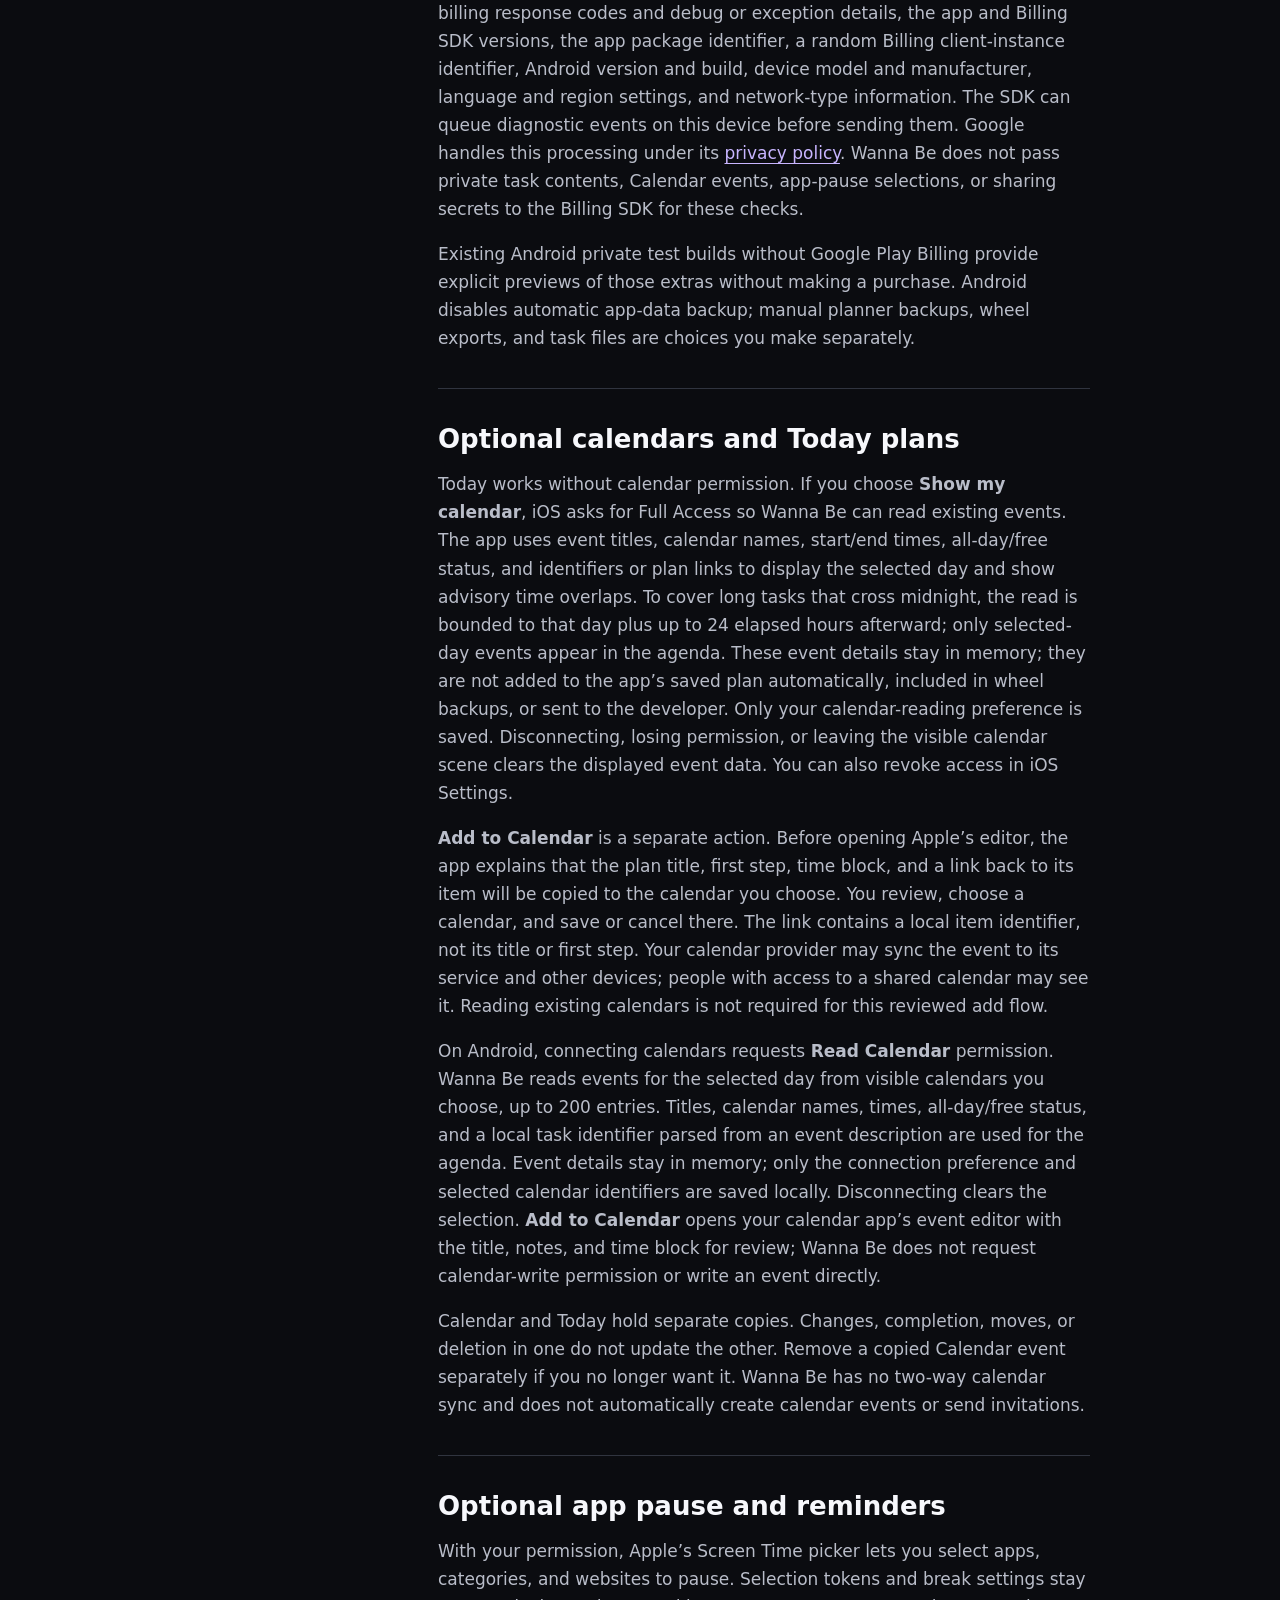
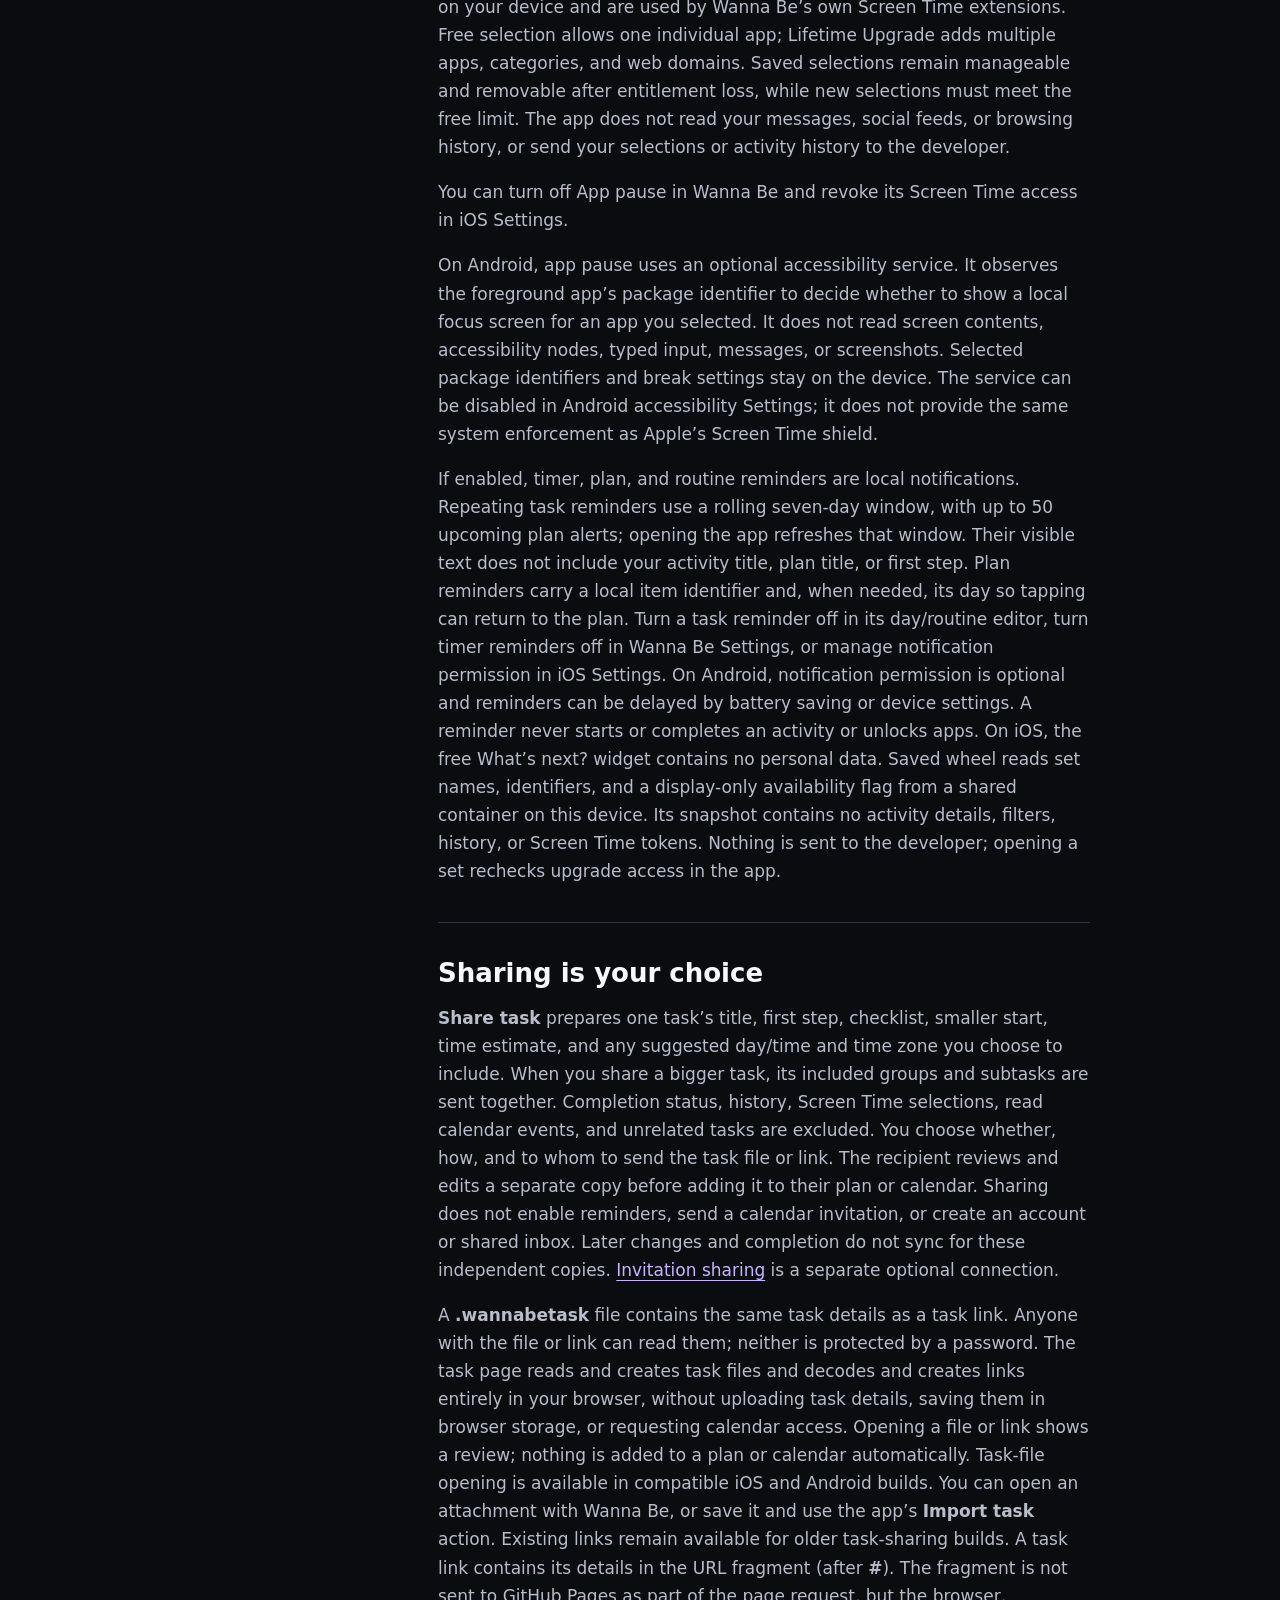
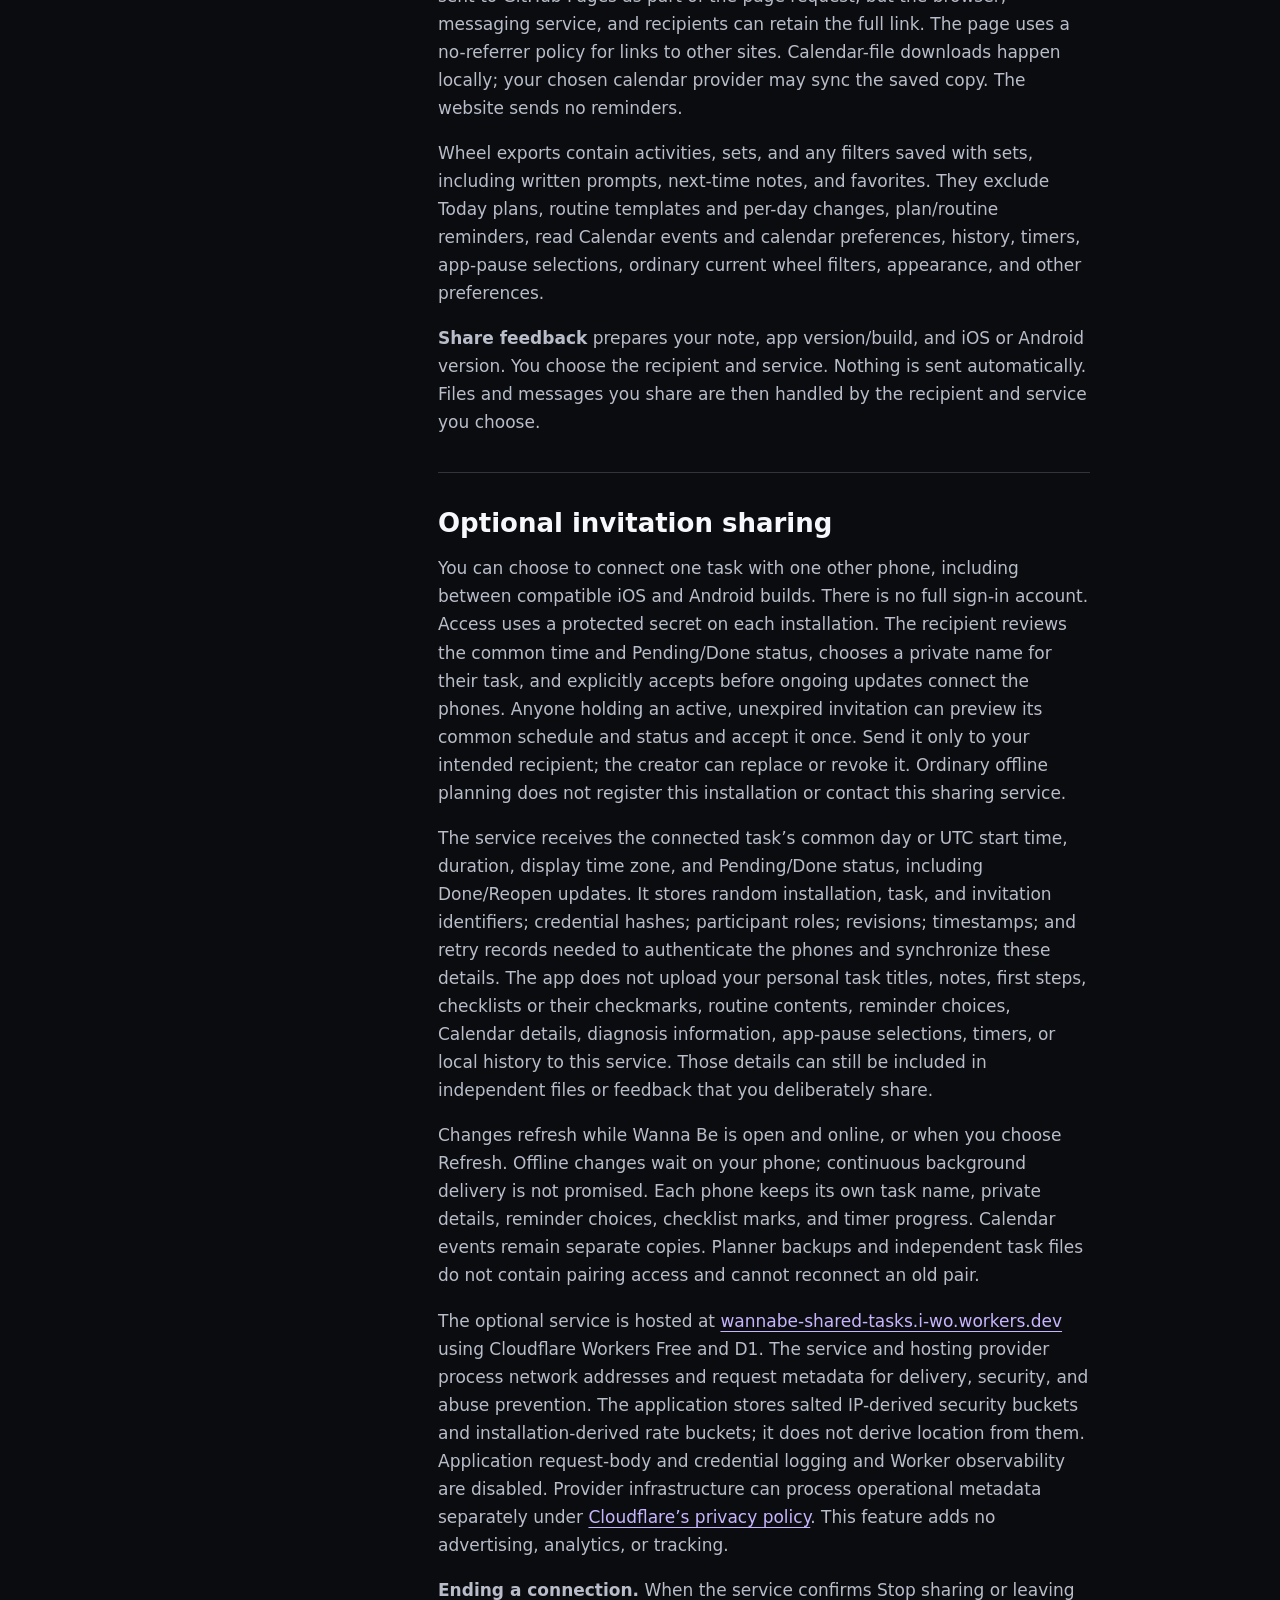
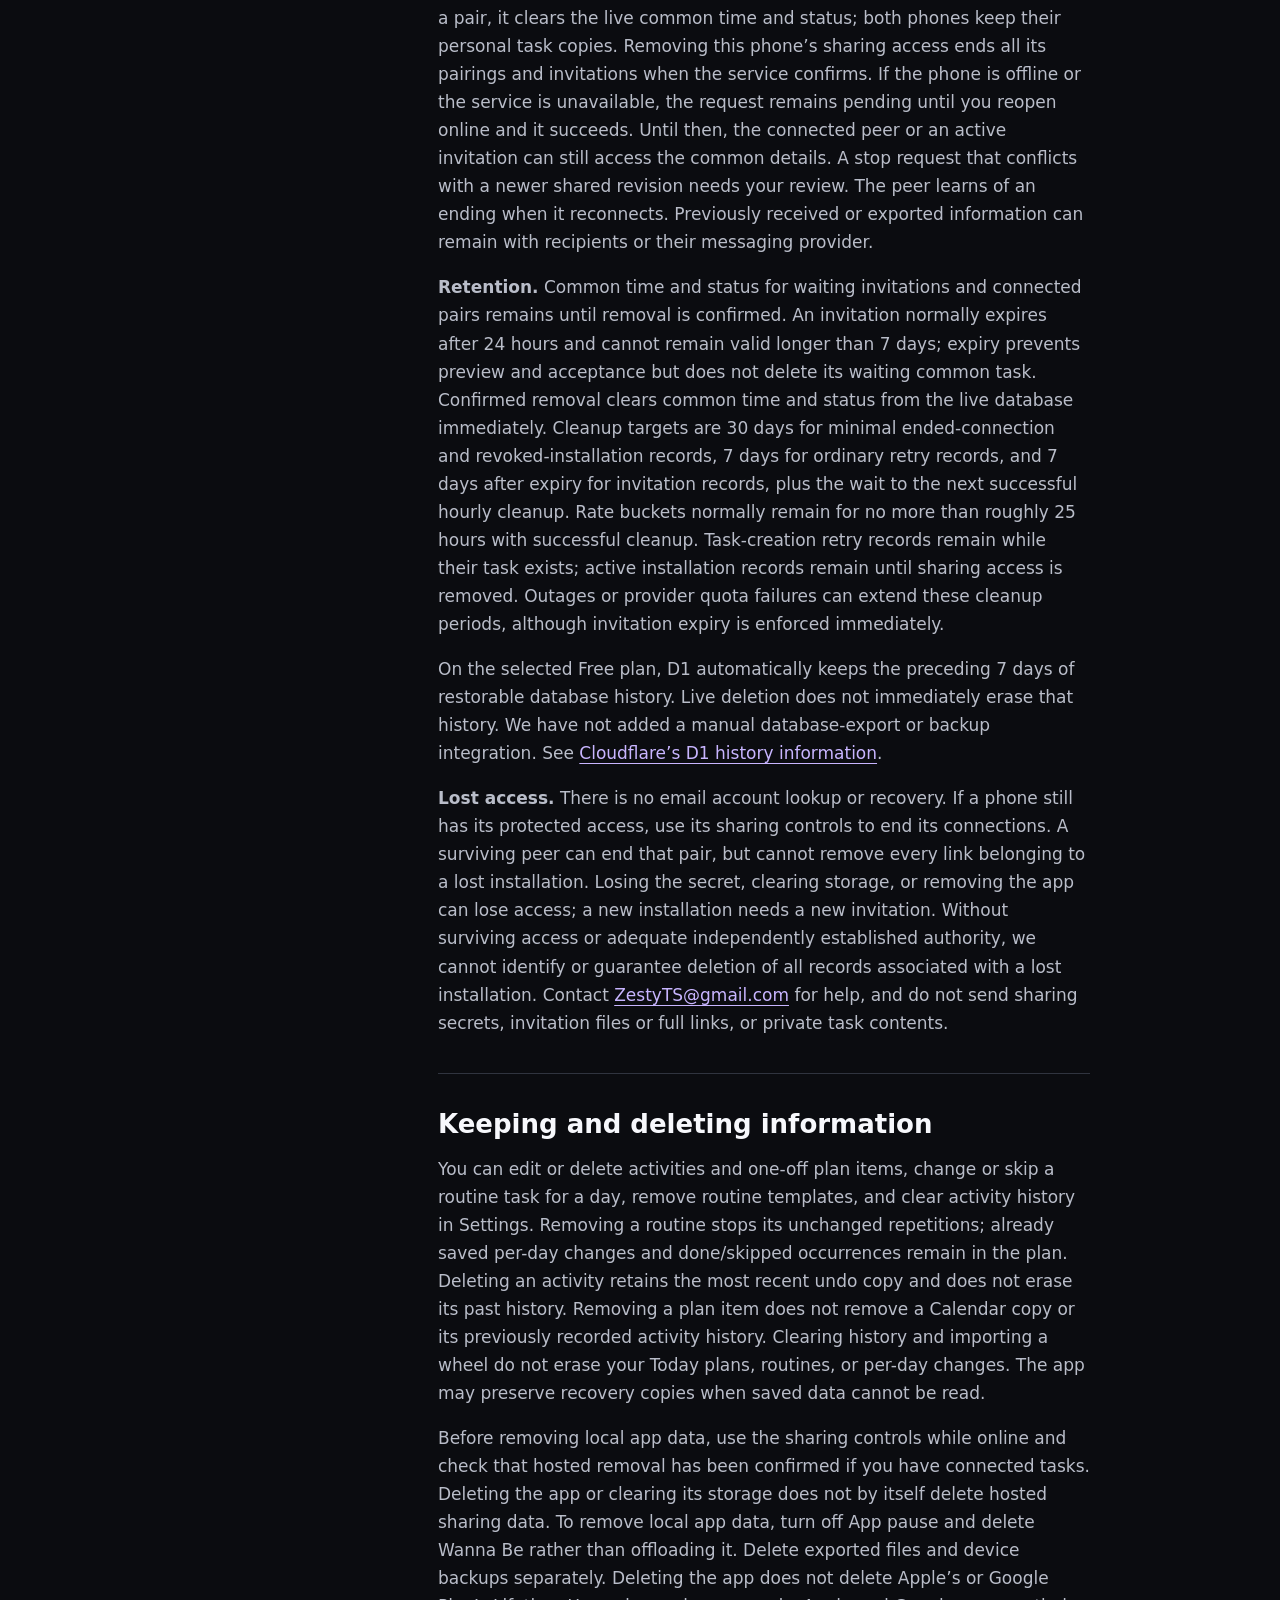
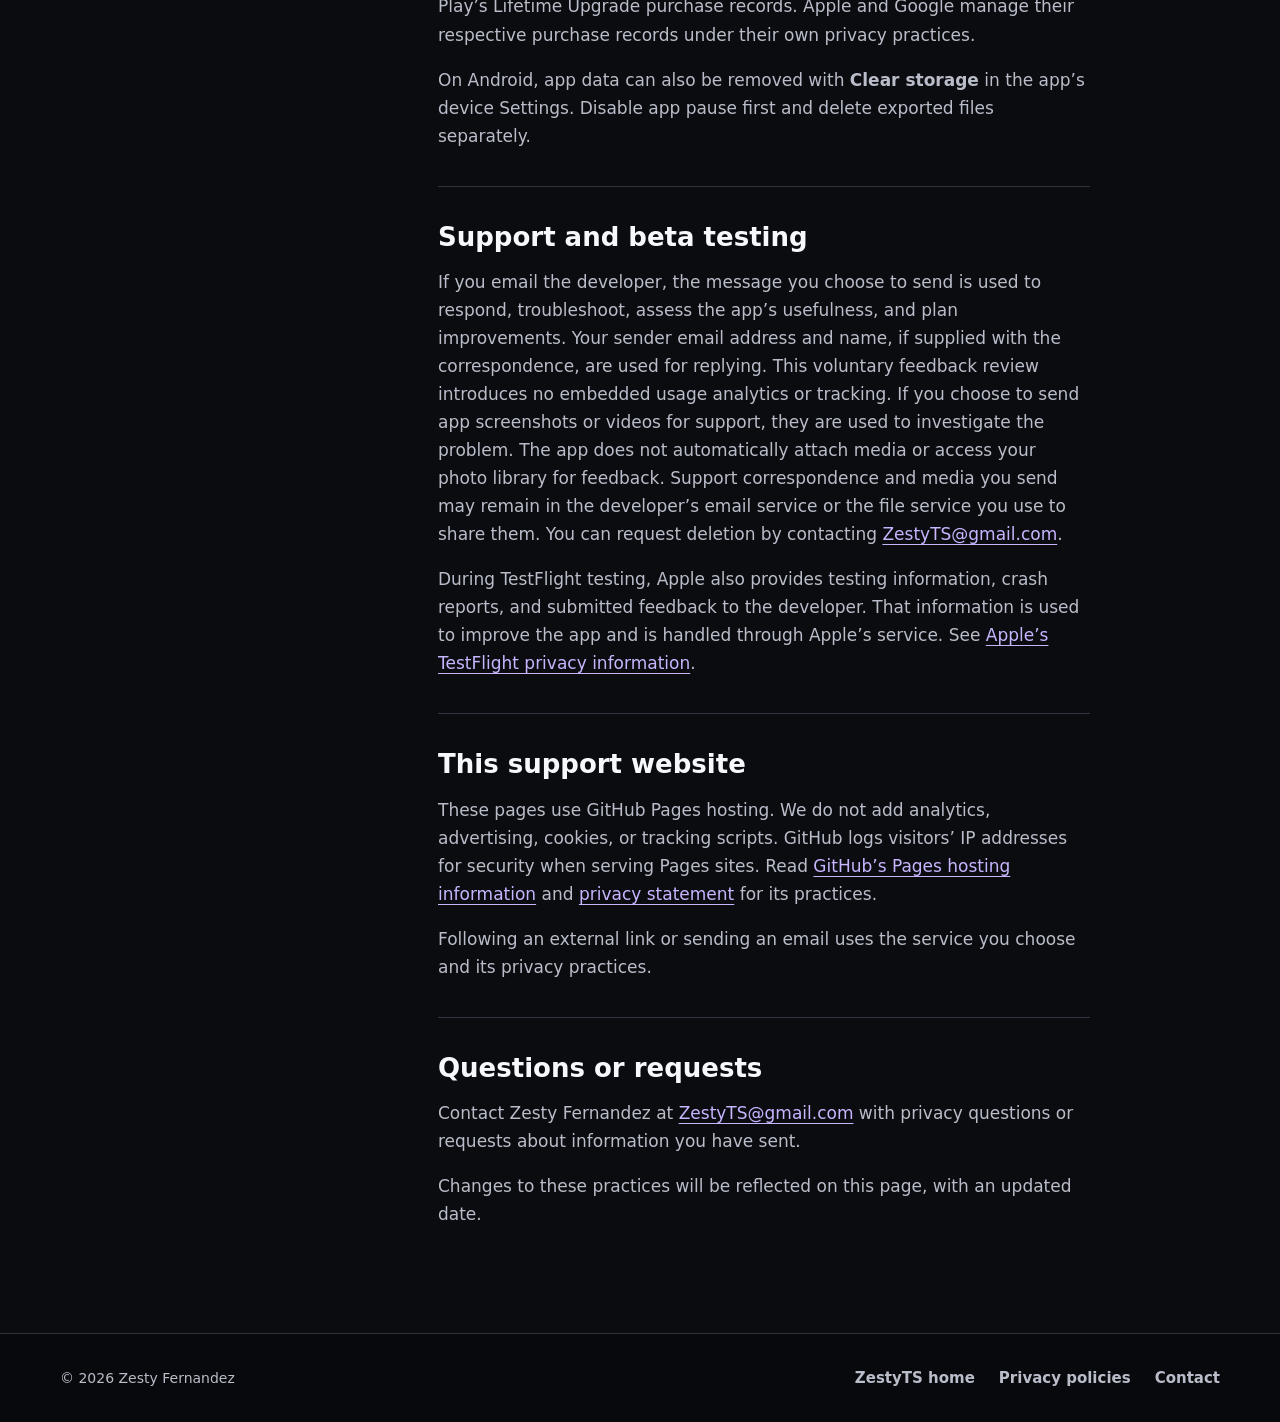
<file: where-you-wanna-be/privacy.html>
<!doctype html>
<html lang="en">
<head>
<meta charset="utf-8">
<meta name="viewport" content="width=device-width, initial-scale=1">
<meta name="color-scheme" content="dark">
<meta name="theme-color" content="#0b0c10">
<meta name="description" content="How Wanna Be handles local activities, daily plans and routines, optional calendars and reminders, Apple and Google Play purchases, Billing diagnostics, sharing, and support.">
<meta property="og:title" content="Where You Wanna Be — Privacy policy">
<meta property="og:description" content="How Wanna Be handles local activities, daily plans and routines, optional calendars and reminders, Apple and Google Play purchases, Billing diagnostics, sharing, and support.">
<meta property="og:type" content="website">
<meta property="og:url" content="https://zestyts.github.io/where-you-wanna-be/privacy.html">
<link rel="canonical" href="https://zestyts.github.io/where-you-wanna-be/privacy.html">
<link rel="stylesheet" href="../styles.css?v=20261008-cohesion">
<link rel="stylesheet" href="styles.css?v=20261008-cohesion">
<title>Privacy policy | ZestyTS</title>
</head>
<body class="wanna-page"><a class="skip-link" href="#main">Skip to content</a>
<header class="site-header">
  <nav class="nav-shell" aria-label="Primary navigation">
    <a class="site-name" href="../">ZestyTS</a>
    <div class="nav-links"><a href="../#projects">Projects</a><a href="../#about">About</a><a href="../privacy/">Privacy</a><a href="../#contact">Contact</a></div>
  </nav>
</header>
<div class="product-nav-shell"><nav class="product-nav" aria-label="Where You Wanna Be navigation"><a class="product-name" href="./">Where You Wanna Be</a><div class="product-links"><a href="./">Overview & support</a><a href="task.html">Task tools</a><a href="privacy.html" aria-current="page">Privacy</a></div></nav></div>
<main id="main">
<header class="policy-header shell"><p class="eyebrow">Where You Wanna Be</p><h1>Privacy, plainly.</h1><p class="policy-lead">Your activities, plans, and routines live on your device. Optional invitation sharing connects one task’s common time and status. Calendar access, reminders, and the Lifetime Upgrade are optional.</p><p class="updated">Updated November 19, 2026</p></header>
<div class="policy-layout shell">
<nav class="policy-nav" aria-label="Privacy policy sections"><a href="#local-data">On your device</a><a href="#calendar">Calendars &amp; plans</a><a href="#app-pause">App pause</a><a href="#sharing">Task copies</a><a href="#invitation-sync">Invitation sharing</a><a href="#deletion">Keeping &amp; deleting</a><a href="#support">Support &amp; TestFlight</a><a href="#website">This website</a><a href="#contact">Contact</a></nav>
<div class="policy-body">
<section id="local-data"><h2>Saved on your device</h2><p>Where You Wanna Be, shown as <strong>Wanna Be</strong> on your Home Screen, is made by Zesty Fernandez (ZestyTS). The app has no full sign-in accounts or ads. The Google Play version includes automatic Billing diagnostics, described below. Offline planning works without the optional developer-operated invitation service.</p><p>Activities, prompts and next-time notes, favorites, sets and their optional saved filters, Today plans, repeating routine templates and their weekday/time choices, per-day edits and done/skipped status, reminder choices, preferences (including the opening screen), history, and the current timer are saved locally and may be included in device backups. They are not sent to the developer, except for the common time, duration, and status of a task you choose to connect through an invitation, as described below. On iPhone and iPad, Apple processes payment information for the optional Lifetime Upgrade. Wanna Be uses a StoreKit-verified transaction and on-device entitlement to enable and restore saved activity sets, expanded app-pause selections, premium themes, and alternate app icons. If entitlement is lost, saved sets and premium-theme choices stay stored but inactive. The developer receives no payment card data; activity history is not uploaded for purchase checks. Search and the weekly completion recap use only local saved data. iOS manages the selected Home Screen icon; icon changes do not upload activity data.</p><p>On Android, versions distributed through Google Play use Google Play Billing for the optional one-time Lifetime Upgrade. Google handles purchase processing and ownership checks under its own terms and <a href="https://policies.google.com/privacy">privacy policy</a>. Wanna Be receives a signed purchase record and stores protected proof on this device to enable and restore saved activity sets, expanded app-pause selections, extra themes, and app icons. The app receives no payment-card details. Purchase tokens and purchase records are not sent to the developer’s task-sharing service; private tasks, Calendar details, and activity history are not uploaded for purchase checks. Core activities, planning, routines, sharing, and backups remain free. Apple purchases do not transfer to Android.</p><p>The Google Play Billing SDK can automatically send billing diagnostics to Google when it connects or checks availability and ownership, including when you have not bought the upgrade. These diagnostics can include billing response codes and debug or exception details, the app and Billing SDK versions, the app package identifier, a random Billing client-instance identifier, Android version and build, device model and manufacturer, language and region settings, and network-type information. The SDK can queue diagnostic events on this device before sending them. Google handles this processing under its <a href="https://policies.google.com/privacy">privacy policy</a>. Wanna Be does not pass private task contents, Calendar events, app-pause selections, or sharing secrets to the Billing SDK for these checks.</p><p>Existing Android private test builds without Google Play Billing provide explicit previews of those extras without making a purchase. Android disables automatic app-data backup; manual planner backups, wheel exports, and task files are choices you make separately.</p></section>
<section id="calendar"><h2>Optional calendars and Today plans</h2><p>Today works without calendar permission. If you choose <strong>Show my calendar</strong>, iOS asks for Full Access so Wanna Be can read existing events. The app uses event titles, calendar names, start/end times, all-day/free status, and identifiers or plan links to display the selected day and show advisory time overlaps. To cover long tasks that cross midnight, the read is bounded to that day plus up to 24 elapsed hours afterward; only selected-day events appear in the agenda. These event details stay in memory; they are not added to the app’s saved plan automatically, included in wheel backups, or sent to the developer. Only your calendar-reading preference is saved. Disconnecting, losing permission, or leaving the visible calendar scene clears the displayed event data. You can also revoke access in iOS Settings.</p><p><strong>Add to Calendar</strong> is a separate action. Before opening Apple’s editor, the app explains that the plan title, first step, time block, and a link back to its item will be copied to the calendar you choose. You review, choose a calendar, and save or cancel there. The link contains a local item identifier, not its title or first step. Your calendar provider may sync the event to its service and other devices; people with access to a shared calendar may see it. Reading existing calendars is not required for this reviewed add flow.</p><p>On Android, connecting calendars requests <strong>Read Calendar</strong> permission. Wanna Be reads events for the selected day from visible calendars you choose, up to 200 entries. Titles, calendar names, times, all-day/free status, and a local task identifier parsed from an event description are used for the agenda. Event details stay in memory; only the connection preference and selected calendar identifiers are saved locally. Disconnecting clears the selection. <strong>Add to Calendar</strong> opens your calendar app’s event editor with the title, notes, and time block for review; Wanna Be does not request calendar-write permission or write an event directly.</p><p>Calendar and Today hold separate copies. Changes, completion, moves, or deletion in one do not update the other. Remove a copied Calendar event separately if you no longer want it. Wanna Be has no two-way calendar sync and does not automatically create calendar events or send invitations.</p></section>
<section id="app-pause"><h2>Optional app pause and reminders</h2><p>With your permission, Apple’s Screen Time picker lets you select apps, categories, and websites to pause. Selection tokens and break settings stay on your device and are used by Wanna Be’s own Screen Time extensions. Free selection allows one individual app; Lifetime Upgrade adds multiple apps, categories, and web domains. Saved selections remain manageable and removable after entitlement loss, while new selections must meet the free limit. The app does not read your messages, social feeds, or browsing history, or send your selections or activity history to the developer.</p><p>You can turn off App pause in Wanna Be and revoke its Screen Time access in iOS Settings.</p><p>On Android, app pause uses an optional accessibility service. It observes the foreground app’s package identifier to decide whether to show a local focus screen for an app you selected. It does not read screen contents, accessibility nodes, typed input, messages, or screenshots. Selected package identifiers and break settings stay on the device. The service can be disabled in Android accessibility Settings; it does not provide the same system enforcement as Apple’s Screen Time shield.</p><p>If enabled, timer, plan, and routine reminders are local notifications. Repeating task reminders use a rolling seven-day window, with up to 50 upcoming plan alerts; opening the app refreshes that window. Their visible text does not include your activity title, plan title, or first step. Plan reminders carry a local item identifier and, when needed, its day so tapping can return to the plan. Turn a task reminder off in its day/routine editor, turn timer reminders off in Wanna Be Settings, or manage notification permission in iOS Settings. On Android, notification permission is optional and reminders can be delayed by battery saving or device settings. A reminder never starts or completes an activity or unlocks apps. On iOS, the free What’s next? widget contains no personal data. Saved wheel reads set names, identifiers, and a display-only availability flag from a shared container on this device. Its snapshot contains no activity details, filters, history, or Screen Time tokens. Nothing is sent to the developer; opening a set rechecks upgrade access in the app.</p></section>
<section id="sharing"><h2>Sharing is your choice</h2><p><strong>Share task</strong> prepares one task’s title, first step, checklist, smaller start, time estimate, and any suggested day/time and time zone you choose to include. When you share a bigger task, its included groups and subtasks are sent together. Completion status, history, Screen Time selections, read calendar events, and unrelated tasks are excluded. You choose whether, how, and to whom to send the task file or link. The recipient reviews and edits a separate copy before adding it to their plan or calendar. Sharing does not enable reminders, send a calendar invitation, or create an account or shared inbox. Later changes and completion do not sync for these independent copies. <a href="#invitation-sync">Invitation sharing</a> is a separate optional connection.</p><p>A <strong>.wannabetask</strong> file contains the same task details as a task link. Anyone with the file or link can read them; neither is protected by a password. The task page reads and creates task files and decodes and creates links entirely in your browser, without uploading task details, saving them in browser storage, or requesting calendar access. Opening a file or link shows a review; nothing is added to a plan or calendar automatically. Task-file opening is available in compatible iOS and Android builds. You can open an attachment with Wanna Be, or save it and use the app’s <strong>Import task</strong> action. Existing links remain available for older task-sharing builds. A task link contains its details in the URL fragment (after <strong>#</strong>). The fragment is not sent to GitHub Pages as part of the page request, but the browser, messaging service, and recipients can retain the full link. The page uses a no-referrer policy for links to other sites. Calendar-file downloads happen locally; your chosen calendar provider may sync the saved copy. The website sends no reminders.</p><p>Wheel exports contain activities, sets, and any filters saved with sets, including written prompts, next-time notes, and favorites. They exclude Today plans, routine templates and per-day changes, plan/routine reminders, read Calendar events and calendar preferences, history, timers, app-pause selections, ordinary current wheel filters, appearance, and other preferences.</p><p><strong>Share feedback</strong> prepares your note, app version/build, and iOS or Android version. You choose the recipient and service. Nothing is sent automatically. Files and messages you share are then handled by the recipient and service you choose.</p></section>
<section id="invitation-sync"><h2>Optional invitation sharing</h2>
<p>You can choose to connect one task with one other phone, including between compatible iOS and Android builds. There is no full sign-in account. Access uses a protected secret on each installation. The recipient reviews the common time and Pending/Done status, chooses a private name for their task, and explicitly accepts before ongoing updates connect the phones. Anyone holding an active, unexpired invitation can preview its common schedule and status and accept it once. Send it only to your intended recipient; the creator can replace or revoke it. Ordinary offline planning does not register this installation or contact this sharing service.</p>
<p>The service receives the connected task’s common day or UTC start time, duration, display time zone, and Pending/Done status, including Done/Reopen updates. It stores random installation, task, and invitation identifiers; credential hashes; participant roles; revisions; timestamps; and retry records needed to authenticate the phones and synchronize these details. The app does not upload your personal task titles, notes, first steps, checklists or their checkmarks, routine contents, reminder choices, Calendar details, diagnosis information, app-pause selections, timers, or local history to this service. Those details can still be included in independent files or feedback that you deliberately share.</p>
<p>Changes refresh while Wanna Be is open and online, or when you choose Refresh. Offline changes wait on your phone; continuous background delivery is not promised. Each phone keeps its own task name, private details, reminder choices, checklist marks, and timer progress. Calendar events remain separate copies. Planner backups and independent task files do not contain pairing access and cannot reconnect an old pair.</p>
<p>The optional service is hosted at <a href="https://wannabe-shared-tasks.i-wo.workers.dev">wannabe-shared-tasks.i-wo.workers.dev</a> using Cloudflare Workers Free and D1. The service and hosting provider process network addresses and request metadata for delivery, security, and abuse prevention. The application stores salted IP-derived security buckets and installation-derived rate buckets; it does not derive location from them. Application request-body and credential logging and Worker observability are disabled. Provider infrastructure can process operational metadata separately under <a href="https://www.cloudflare.com/privacypolicy/">Cloudflare’s privacy policy</a>. This feature adds no advertising, analytics, or tracking.</p>
<p><strong>Ending a connection.</strong> When the service confirms Stop sharing or leaving a pair, it clears the live common time and status; both phones keep their personal task copies. Removing this phone’s sharing access ends all its pairings and invitations when the service confirms. If the phone is offline or the service is unavailable, the request remains pending until you reopen online and it succeeds. Until then, the connected peer or an active invitation can still access the common details. A stop request that conflicts with a newer shared revision needs your review. The peer learns of an ending when it reconnects. Previously received or exported information can remain with recipients or their messaging provider.</p>
<p><strong>Retention.</strong> Common time and status for waiting invitations and connected pairs remains until removal is confirmed. An invitation normally expires after 24 hours and cannot remain valid longer than 7 days; expiry prevents preview and acceptance but does not delete its waiting common task. Confirmed removal clears common time and status from the live database immediately. Cleanup targets are 30 days for minimal ended-connection and revoked-installation records, 7 days for ordinary retry records, and 7 days after expiry for invitation records, plus the wait to the next successful hourly cleanup. Rate buckets normally remain for no more than roughly 25 hours with successful cleanup. Task-creation retry records remain while their task exists; active installation records remain until sharing access is removed. Outages or provider quota failures can extend these cleanup periods, although invitation expiry is enforced immediately.</p>
<p>On the selected Free plan, D1 automatically keeps the preceding 7 days of restorable database history. Live deletion does not immediately erase that history. We have not added a manual database-export or backup integration. See <a href="https://developers.cloudflare.com/d1/reference/time-travel/">Cloudflare’s D1 history information</a>. </p>
<p><strong>Lost access.</strong> There is no email account lookup or recovery. If a phone still has its protected access, use its sharing controls to end its connections. A surviving peer can end that pair, but cannot remove every link belonging to a lost installation. Losing the secret, clearing storage, or removing the app can lose access; a new installation needs a new invitation. Without surviving access or adequate independently established authority, we cannot identify or guarantee deletion of all records associated with a lost installation. Contact <a href="mailto:ZestyTS@gmail.com?subject=Wanna%20Be%20Privacy">ZestyTS@gmail.com</a> for help, and do not send sharing secrets, invitation files or full links, or private task contents.</p>
</section>
<section id="deletion"><h2>Keeping and deleting information</h2><p>You can edit or delete activities and one-off plan items, change or skip a routine task for a day, remove routine templates, and clear activity history in Settings. Removing a routine stops its unchanged repetitions; already saved per-day changes and done/skipped occurrences remain in the plan. Deleting an activity retains the most recent undo copy and does not erase its past history. Removing a plan item does not remove a Calendar copy or its previously recorded activity history. Clearing history and importing a wheel do not erase your Today plans, routines, or per-day changes. The app may preserve recovery copies when saved data cannot be read.</p><p>Before removing local app data, use the sharing controls while online and check that hosted removal has been confirmed if you have connected tasks. Deleting the app or clearing its storage does not by itself delete hosted sharing data. To remove local app data, turn off App pause and delete Wanna Be rather than offloading it. Delete exported files and device backups separately. Deleting the app does not delete Apple’s or Google Play’s Lifetime Upgrade purchase records. Apple and Google manage their respective purchase records under their own privacy practices.</p><p>On Android, app data can also be removed with <strong>Clear storage</strong> in the app’s device Settings. Disable app pause first and delete exported files separately.</p></section>
<section id="support"><h2>Support and beta testing</h2><p>If you email the developer, the message you choose to send is used to respond, troubleshoot, assess the app’s usefulness, and plan improvements. Your sender email address and name, if supplied with the correspondence, are used for replying. This voluntary feedback review introduces no embedded usage analytics or tracking. If you choose to send app screenshots or videos for support, they are used to investigate the problem. The app does not automatically attach media or access your photo library for feedback. Support correspondence and media you send may remain in the developer’s email service or the file service you use to share them. You can request deletion by contacting <a href="mailto:ZestyTS@gmail.com?subject=Wanna%20Be%20Privacy">ZestyTS@gmail.com</a>.</p><p>During TestFlight testing, Apple also provides testing information, crash reports, and submitted feedback to the developer. That information is used to improve the app and is handled through Apple’s service. See <a href="https://www.apple.com/legal/privacy/data/en/test-flight/">Apple’s TestFlight privacy information</a>.</p></section>
<section id="website"><h2>This support website</h2><p>These pages use GitHub Pages hosting. We do not add analytics, advertising, cookies, or tracking scripts. GitHub logs visitors’ IP addresses for security when serving Pages sites. Read <a href="https://docs.github.com/en/pages/getting-started-with-github-pages/what-is-github-pages#data-collection">GitHub’s Pages hosting information</a> and <a href="https://docs.github.com/en/site-policy/privacy-policies/github-general-privacy-statement">privacy statement</a> for its practices.</p><p>Following an external link or sending an email uses the service you choose and its privacy practices.</p></section>
<section id="contact"><h2>Questions or requests</h2><p>Contact Zesty Fernandez at <a href="mailto:ZestyTS@gmail.com?subject=Wanna%20Be%20Privacy">ZestyTS@gmail.com</a> with privacy questions or requests about information you have sent.</p><p>Changes to these practices will be reflected on this page, with an updated date.</p></section>
</div></div></main><footer class="site-footer"><div class="footer-inner"><p>© 2026 Zesty Fernandez</p><div class="footer-links"><a href="../">ZestyTS home</a><a href="../privacy/">Privacy policies</a><a href="mailto:ZestyTS@gmail.com">Contact</a></div></div></footer>
</body></html>
</file>
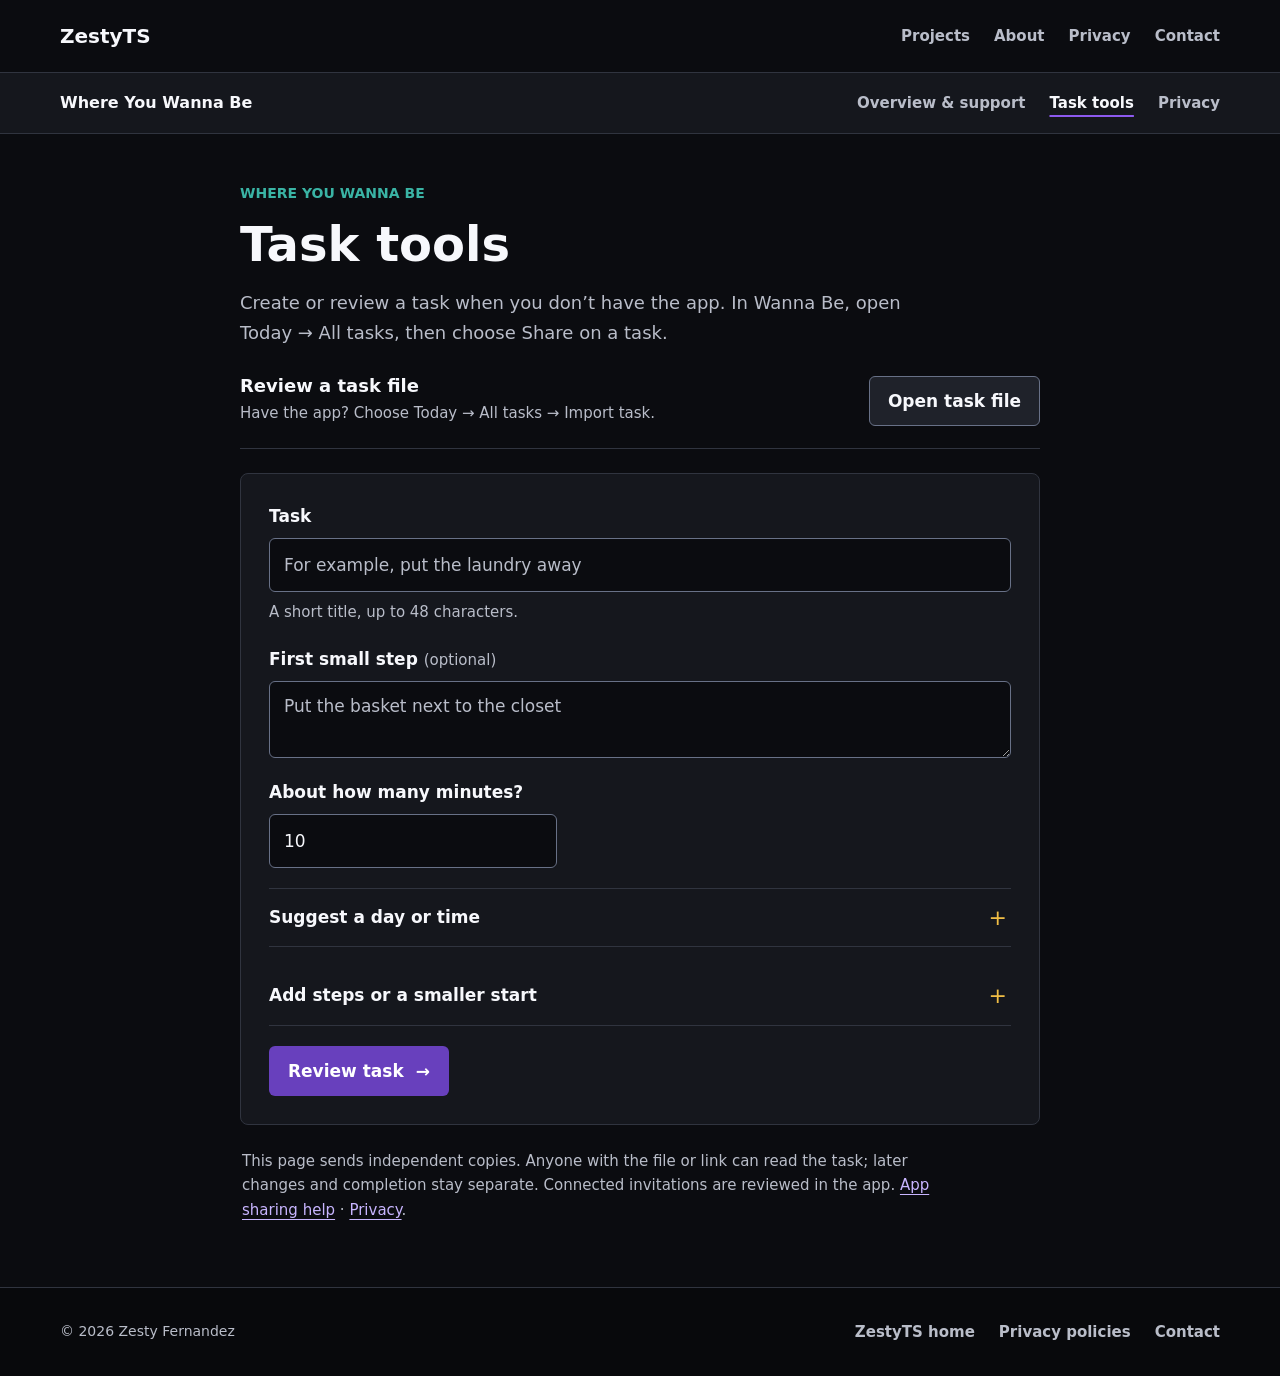
<file: where-you-wanna-be/task.html>
<!doctype html>
<html lang="en">
<head>
<meta charset="utf-8">
<meta name="viewport" content="width=device-width, initial-scale=1">
<meta name="color-scheme" content="dark">
<meta name="theme-color" content="#0b0c10">
<meta name="referrer" content="no-referrer">
<meta http-equiv="Content-Security-Policy" content="default-src 'self'; script-src 'self'; style-src 'self'; connect-src 'none'; object-src 'none'; base-uri 'none'; form-action 'none'">
<meta name="description" content="Create a named task file or review a shared task and its subtasks. Works with Where You Wanna Be on iPhone and Android, or in your browser.">
<link rel="stylesheet" href="../styles.css?v=20261008-cohesion">
<link rel="stylesheet" href="task.css?v=20261008-cohesion">
<script src="task-core.js?v=20261007-task-files" defer></script>
<script src="task.js?v=20261007-task-files2" defer></script>
<title>Share a task | ZestyTS</title>
</head>
<body class="task-page">
<a class="skip-link" href="#main">Skip to content</a>
<header class="site-header">
  <nav class="nav-shell" aria-label="Primary navigation">
    <a class="site-name" href="../">ZestyTS</a>
    <div class="nav-links"><a href="../#projects">Projects</a><a href="../#about">About</a><a href="../privacy/">Privacy</a><a href="../#contact">Contact</a></div>
  </nav>
</header>
<div class="product-nav-shell"><nav class="product-nav" aria-label="Where You Wanna Be navigation"><a class="product-name" href="./">Where You Wanna Be</a><div class="product-links"><a href="./">Overview & support</a><a href="task.html" aria-current="page">Task tools</a><a href="privacy.html">Privacy</a></div></nav></div>
<main id="main" class="task-shell shell">
<header class="task-header"><p class="eyebrow">Where You Wanna Be</p><h1 id="page-title">Task tools</h1><p id="page-intro" class="task-intro">Create or review a task when you don’t have the app. In Wanna Be, open Today → All tasks, then choose Share on a task.</p></header>
<noscript><p class="task-alert">Turn on JavaScript to create or review a task file or link. Nothing is sent automatically.</p></noscript>
<p id="message" class="task-alert" role="status" aria-live="polite" hidden></p>
<section id="file-entry" class="task-file-entry" aria-labelledby="file-entry-title"><div><h2 id="file-entry-title">Review a task file</h2><p class="hint">Have the app? Choose Today → All tasks → Import task.</p></div><button id="open-task-file" class="secondary-button" type="button">Open task file</button><input id="task-file-input" type="file" accept=".wannabetask,application/vnd.zestyts.wannabe-task+json" hidden></section>
<section id="file-replace" class="task-alert" aria-labelledby="file-replace-title" hidden><h2 id="file-replace-title" tabindex="-1">Replace your draft?</h2><p>Your draft stays here until you choose to review the file.</p><div class="actions"><button id="keep-draft" class="secondary-button" type="button">Keep editing</button><button id="review-task-file" class="button button-primary" type="button">Review file</button></div></section>
<section id="composer" class="task-card" aria-labelledby="compose-title">
<h2 id="compose-title" class="visually-hidden">Create a task</h2>
<form id="task-form">
<div class="field"><label for="task-title">Task</label><input id="task-title" name="title" type="text" required autocomplete="off" placeholder="For example, put the laundry away" aria-describedby="title-hint"><span id="title-hint" class="hint">A short title, up to 48 characters.</span></div>
<div class="field"><label for="first-step">First small step <span class="optional">(optional)</span></label><textarea id="first-step" name="firstStep" rows="2" placeholder="Put the basket next to the closet"></textarea></div>
<div class="field short-field"><label for="task-minutes">About how many minutes?</label><input id="task-minutes" name="minutes" type="number" min="1" max="1440" step="1" value="10" required inputmode="numeric"></div>
<details class="task-details"><summary>Suggest a day or time</summary><div class="details-content">
<div class="field"><label for="suggested-day">Suggested day <span class="optional">(optional)</span></label><input id="suggested-day" name="day" type="date"></div>
<div class="check-field"><input id="suggest-time" type="checkbox"><label for="suggest-time">Suggest an exact time</label></div>
<div id="suggested-time-field" class="field" hidden><label for="suggested-time">Time <span id="sender-timezone" class="optional"></span></label><input id="suggested-time" name="time" type="time" disabled></div>
</div></details>
<details class="task-details"><summary>Add steps or a smaller start</summary><div class="details-content">
<div class="field"><label for="task-steps">Steps <span class="optional">(optional)</span></label><textarea id="task-steps" name="steps" rows="4" placeholder="Put shirts in the drawer&#10;Hang up jackets" aria-describedby="steps-hint"></textarea><span id="steps-hint" class="hint">One step per line. Up to 30 steps, 160 characters each.</span></div>
<div class="field"><label for="smaller-step">A smaller start <span class="optional">(optional)</span></label><textarea id="smaller-step" name="smallerStep" rows="2" placeholder="Put away just one thing"></textarea></div>
</div></details>
<button class="button button-primary" type="submit">Review task <span aria-hidden="true">→</span></button>
</form>
</section>
<section id="review" class="task-card" aria-labelledby="task-heading" hidden>
<p id="review-label" class="eyebrow">Ready to share</p>
<h2 id="task-heading" tabindex="-1"></h2>
<p id="task-meta" class="hint"></p>
<div id="first-step-preview" class="task-part" hidden><h3>First small step</h3><p></p></div>
<div id="steps-preview" class="task-part" hidden><h3>Steps</h3><ol></ol></div>
<div id="smaller-step-preview" class="task-part" hidden><h3>A smaller start</h3><p></p></div>
<div id="branch-preview" class="task-part" hidden><h3>Subtasks</h3><p class="hint">Each part stays separate. Nothing is completed or put on your calendar automatically.</p><ol id="branch-list"></ol></div>
<div id="sender-actions" hidden><div class="actions"><button id="share-task" class="button button-primary" type="button">Save task file</button><button id="save-task-file" class="secondary-button" type="button" hidden>Save file</button><button id="copy-task" class="text-button" type="button">Copy web link</button><button id="edit-task" class="text-button" type="button">Edit</button></div><p class="hint action-hint">Send the named .wannabetask file in a message. The recipient opens it in Wanna Be or chooses Today → All tasks → Import task. This page is also available for browser review.</p></div>
<div id="recipient-actions" hidden><div class="actions"><a id="open-app" class="button button-primary" href="wannabe://task">Open in Wanna Be</a><button id="save-received-file" class="secondary-button" type="button">Save task file</button><a id="calendar-jump" class="text-link" href="#calendar-options">Choose a calendar time <span aria-hidden="true">↓</span></a></div><p id="app-version-note" class="hint action-hint">Open this in the latest iPhone, iPad, or Android app to review and add it. Nothing is added automatically.</p></div>
<button id="copy-details" class="text-button" type="button">Copy task details</button><div id="details-fallback" class="field" hidden><label for="task-details-text">Task details</label><textarea id="task-details-text" rows="6" readonly></textarea><p class="hint">Select the details and copy them.</p></div>
<div id="copy-fallback" class="field" hidden><label for="task-link">Task link</label><textarea id="task-link" rows="3" readonly spellcheck="false"></textarea><p class="hint">Select the link and copy it.</p></div>
<p id="long-link-note" class="hint" hidden>Large tasks make long web links. Sending the task file keeps the message easier to read.</p>
</section>
<section id="calendar-options" class="task-card" aria-labelledby="calendar-title" hidden>
<h2 id="calendar-title">Choose a time.</h2><p id="calendar-intro" class="hint">Make a calendar copy on your terms. The task link stays the same.</p>
<form id="calendar-form">
<div id="calendar-task-field" class="field" hidden><label for="calendar-task">Subtask</label><select id="calendar-task" class="secondary-button"><option value="">Choose one subtask</option></select></div>
<div class="date-time-fields"><div class="field"><label for="calendar-day">Day</label><input id="calendar-day" type="date" required></div><div class="field"><label for="calendar-time">Time</label><input id="calendar-time" type="time" required></div></div>
<p id="recipient-timezone" class="hint"></p>
<button id="calendar-download" class="secondary-button" type="submit">Download calendar file</button>
</form>
<p class="hint action-hint">Open the .ics file in a calendar app that supports it, then review and save. Set reminders in your calendar. This page does not send reminders or track completion.</p>
<details class="task-details"><summary>Using Google Calendar?</summary><div class="details-content"><p>Google Calendar imports .ics files on a computer. Save the file, then open Settings → Import &amp; export at Google Calendar on your computer. <a href="https://support.google.com/calendar/answer/37118" target="_blank" rel="noopener noreferrer">Google’s import instructions</a>.</p><p>On a phone, use Copy task details above and create an event in your calendar instead.</p></div></details>
</section>
<div class="task-bottom"><p class="hint">This page sends independent copies. Anyone with the file or link can read the task; later changes and completion stay separate. Connected invitations are reviewed in the app. <a href="./#help-title">App sharing help</a> · <a href="privacy.html#sharing">Privacy</a>.</p><button id="new-task" class="text-button" type="button" hidden>Create another task</button></div>
</main>
<footer class="site-footer"><div class="footer-inner"><p>© 2026 Zesty Fernandez</p><div class="footer-links"><a href="../">ZestyTS home</a><a href="../privacy/">Privacy policies</a><a href="mailto:ZestyTS@gmail.com">Contact</a></div></div></footer>
</body>
</html>
</file>
<file: styles.css>
:root {
  color-scheme: dark;
  --page: #0b0c10;
  --surface: #15171d;
  --surface-strong: #1f222a;
  --text: #f7f8fc;
  --muted: #b9bdc9;
  --line: #30343f;
  --purple: #8d5af0;
  --purple-dark: #6840bd;
  --gold: #f0bd45;
  --teal: #3ab4a5;
  --max-width: 1160px;
  font-family: Inter, ui-sans-serif, system-ui, -apple-system, BlinkMacSystemFont, "Segoe UI", sans-serif;
  background: var(--page);
  color: var(--text);
}

* {
  box-sizing: border-box;
}

html {
  scroll-behavior: smooth;
}

body {
  min-width: 320px;
  margin: 0;
  background: var(--page);
  color: var(--text);
  font-size: 17px;
  line-height: 1.65;
}

img {
  display: block;
  max-width: 100%;
}

a {
  color: inherit;
  text-underline-offset: 4px;
}

a:hover {
  color: var(--gold);
}

a:focus-visible,
button:focus-visible,
input:focus-visible,
textarea:focus-visible,
select:focus-visible,
summary:focus-visible {
  outline: 3px solid var(--gold);
  outline-offset: 4px;
}

h1,
h2,
h3,
p {
  margin-top: 0;
}

h1,
h2,
h3 {
  line-height: 1.12;
  letter-spacing: 0;
}

h1 {
  max-width: 920px;
  margin-bottom: 24px;
  font-size: 64px;
}

h1 span {
  color: var(--purple);
}

h2 {
  margin-bottom: 0;
  font-size: 40px;
}

h3 {
  margin-bottom: 16px;
  font-size: 32px;
}

.site-header {
  position: relative;
  z-index: 10;
  border-bottom: 1px solid var(--line);
  background: #0b0c10;
}

.nav-shell,
.footer-inner {
  width: min(var(--max-width), calc(100% - 40px));
  margin: 0 auto;
}

.nav-shell {
  min-height: 72px;
  display: flex;
  align-items: center;
  justify-content: space-between;
  gap: 24px;
}

.site-name {
  color: var(--text);
  font-size: 20px;
  font-weight: 800;
  text-decoration: none;
}

.nav-links,
.footer-links,
.text-links,
.button-row {
  display: flex;
  align-items: center;
  flex-wrap: wrap;
  gap: 16px 24px;
}

.nav-links a,
.footer-links a {
  display: inline-flex;
  align-items: center;
  min-height: 44px;
  color: var(--muted);
  font-size: 15px;
  font-weight: 700;
  text-decoration: none;
}

.skip-link { position: absolute; top: -100px; left: 20px; z-index: 30; padding: 10px 16px; border: 1px solid var(--gold); border-radius: 6px; background: var(--surface-strong); }
.skip-link:focus { top: 12px; }
.product-nav-shell { border-bottom: 1px solid var(--line); background: var(--surface); }
.product-nav { width: min(var(--max-width), calc(100% - 40px)); min-height: 60px; display: flex; align-items: center; justify-content: space-between; gap: 8px 24px; margin: 0 auto; padding: 8px 0; }
.product-name { display: inline-flex; align-items: center; min-height: 44px; font-size: 16px; font-weight: 800; text-decoration: none; }
.product-links { display: flex; flex-wrap: wrap; gap: 0 24px; }
.product-links a { display: inline-flex; align-items: center; min-height: 44px; color: var(--muted); font-size: 15px; font-weight: 700; text-decoration: none; }
.product-links a:hover { color: var(--gold); }
.product-links [aria-current="page"] { color: var(--text); text-decoration: underline; text-decoration-color: var(--purple); text-decoration-thickness: 2px; text-underline-offset: 7px; }

.hero {
  min-height: 70vh;
  display: flex;
  align-items: center;
  border-bottom: 1px solid var(--line);
}

.hero-inner {
  width: min(var(--max-width), calc(100% - 40px));
  margin: 0 auto;
  padding: 72px 0 80px;
}

.profile-image {
  width: 112px;
  height: 112px;
  margin-bottom: 32px;
  border: 1px solid var(--line);
  border-radius: 8px;
  object-fit: cover;
}

.eyebrow,
.project-type {
  margin-bottom: 12px;
  color: var(--teal);
  font-size: 14px;
  font-weight: 800;
  text-transform: uppercase;
}

.hero-copy {
  max-width: 760px;
  margin-bottom: 32px;
  color: var(--muted);
  font-size: 22px;
}

.button {
  min-height: 48px;
  display: inline-flex;
  align-items: center;
  justify-content: center;
  padding: 10px 18px;
  border: 1px solid transparent;
  border-radius: 6px;
  font-weight: 800;
  text-decoration: none;
}

.button-primary {
  background: var(--purple-dark);
  color: #fff;
}

.button-primary:hover {
  background: #55329e;
  color: #fff;
}

.button-secondary {
  border-color: var(--line);
  background: var(--surface);
}

.section-shell {
  width: min(var(--max-width), calc(100% - 40px));
  margin: 0 auto;
  padding: 88px 0;
}

.section-heading {
  margin-bottom: 40px;
}

.project-row {
  display: grid;
  grid-template-columns: 220px minmax(0, 1fr);
  gap: 48px;
  padding: 48px 0;
  border-top: 1px solid var(--line);
}

.project-row:last-child {
  border-bottom: 1px solid var(--line);
}

.project-visual,
.project-index {
  width: 220px;
  min-height: 220px;
  display: flex;
  align-items: center;
  justify-content: center;
  border-radius: 8px;
  background: var(--surface-strong);
}

.project-visual img {
  width: 180px;
  height: 180px;
}

.project-index {
  color: var(--gold);
  font-size: 96px;
  font-weight: 900;
}

.project-content {
  align-self: center;
}

.project-content > p:not(.project-type) {
  max-width: 780px;
  color: var(--muted);
}

.project-meta {
  font-weight: 700;
}

.text-links a {
  color: #c8b5ff;
  font-weight: 800;
}

.info-band {
  border-top: 1px solid var(--line);
  border-bottom: 1px solid var(--line);
  background: var(--surface);
}

.info-band-inner {
  width: min(var(--max-width), calc(100% - 40px));
  margin: 0 auto;
  display: grid;
  grid-template-columns: minmax(260px, 0.8fr) minmax(0, 1.2fr);
  gap: 64px;
  padding: 72px 0;
}

.info-band-inner > p {
  margin: 0;
  color: var(--muted);
  font-size: 19px;
}

.contact-section > p {
  max-width: 760px;
  color: var(--muted);
}

.contact-links {
  margin-top: 28px;
}

.site-footer {
  border-top: 1px solid var(--line);
  background: #08090c;
}

.footer-inner {
  min-height: 88px;
  display: flex;
  align-items: center;
  justify-content: space-between;
  gap: 24px;
}

.footer-inner p {
  margin: 0;
  color: var(--muted);
  font-size: 14px;
}

.product-hero {
  border-bottom: 1px solid var(--line);
}

.product-hero-inner,
.policy-shell {
  width: min(900px, calc(100% - 40px));
  margin: 0 auto;
}

.product-hero-inner {
  padding: 64px 0 72px;
}

.product-banner {
  width: 100%;
  margin-bottom: 48px;
  border: 1px solid var(--line);
  border-radius: 8px;
}

.product-hero h1 {
  font-size: 56px;
}

.product-body {
  width: min(900px, calc(100% - 40px));
  margin: 0 auto;
  padding: 72px 0 88px;
}

.content-section + .content-section {
  margin-top: 56px;
  padding-top: 56px;
  border-top: 1px solid var(--line);
}

.content-section h2 {
  margin-bottom: 20px;
  font-size: 32px;
}

.content-section p,
.content-section li,
.policy-shell p,
.policy-shell li {
  color: var(--muted);
}

.content-section li + li,
.policy-shell li + li {
  margin-top: 8px;
}

.policy-shell {
  padding: 64px 0 88px;
}

.policy-shell h1 {
  margin-bottom: 12px;
  font-size: 48px;
}

.policy-shell h2 {
  margin-top: 44px;
  margin-bottom: 16px;
  font-size: 26px;
}

.policy-shell .updated {
  margin-bottom: 40px;
  color: var(--muted);
}

.policy-nav {
  margin-bottom: 48px;
}

.policy-list {
  margin-top: 40px;
  border-top: 1px solid var(--line);
}

.policy-item {
  display: grid;
  grid-template-columns: 1fr auto;
  gap: 24px;
  align-items: center;
  padding: 28px 0;
  border-bottom: 1px solid var(--line);
}

.policy-item h2 {
  margin: 0 0 8px;
}

.policy-item p {
  margin: 0;
}

.policy-item a {
  color: #c8b5ff;
  font-weight: 800;
  white-space: nowrap;
}

@media (max-width: 760px) {
  body {
    font-size: 16px;
  }

  h1,
  .product-hero h1 {
    font-size: 42px;
  }

  h2 {
    font-size: 34px;
  }

  .nav-shell {
    min-height: 64px;
    align-items: flex-start;
    flex-direction: column;
    padding: 16px 0;
  }

  .nav-links {
    width: 100%;
    gap: 10px 18px;
  }

  .product-nav { align-items: flex-start; flex-direction: column; gap: 0; }
  .product-links { gap: 0 18px; }

  .hero {
    min-height: auto;
  }

  .hero-inner {
    padding: 56px 0 64px;
  }

  .hero-copy {
    font-size: 19px;
  }

  .section-shell {
    padding: 64px 0;
  }

  .project-row,
  .info-band-inner {
    grid-template-columns: 1fr;
  }

  .project-row {
    gap: 28px;
    padding: 36px 0;
  }

  .project-visual,
  .project-index {
    width: 100%;
    min-height: 180px;
  }

  .project-visual img {
    width: 144px;
    height: 144px;
  }

  .info-band-inner {
    gap: 28px;
    padding: 56px 0;
  }

  .footer-inner {
    align-items: flex-start;
    flex-direction: column;
    padding: 24px 0;
  }

  .product-hero-inner,
  .policy-shell {
    padding-top: 40px;
  }

  .product-banner {
    margin-bottom: 32px;
  }

  .policy-shell h1 {
    font-size: 40px;
  }

  .policy-item {
    grid-template-columns: 1fr;
    gap: 12px;
  }

  .policy-item a {
    white-space: normal;
  }
}

@media (prefers-reduced-motion: reduce) {
  html {
    scroll-behavior: auto;
  }
}
</file>
<file: where-you-wanna-be/styles.css>
/* Product-specific content only. Colors, type, navigation and footer use ../styles.css. */
.wanna-page h1, .wanna-page h2, .wanna-page h3 { overflow-wrap: anywhere; }
.product-status { margin: 24px 0 0; color: var(--muted); font-size: 15px; }
.start-options { display: grid; grid-template-columns: 1fr 1fr; gap: 32px; margin: 28px 0; }
.start-options article { padding-left: 20px; border-left: 2px solid var(--purple); min-width: 0; }
.start-options h3 { margin-bottom: 12px; font-size: 22px; }
.start-options p { margin-bottom: 0; }
.faq { border-top: 1px solid var(--line); }
.faq details { border-bottom: 1px solid var(--line); }
.faq summary { cursor: pointer; padding: 20px 32px 20px 0; font-weight: 700; line-height: 1.5; position: relative; list-style: none; }
.faq summary::-webkit-details-marker { display: none; }
.faq summary::after { content: "+"; position: absolute; right: 4px; top: 20px; color: var(--gold); font-size: 22px; font-weight: 400; line-height: 1.2; }
.faq details[open] summary::after { content: "−"; }
.answer { padding: 0 0 16px; }
.answer p { margin-bottom: 14px; }
.answer a, .policy-body a { color: #c8b5ff; }
.answer a:hover, .policy-body a:hover { color: var(--gold); }
.shell { width: min(900px, calc(100% - 40px)); margin: 0 auto; }
.policy-header { padding: 64px 0 32px; border-bottom: 1px solid var(--line); }
.policy-header h1 { font-size: 48px; margin-bottom: 16px; }
.policy-lead { max-width: 760px; color: var(--muted); font-size: 19px; }
.updated { margin: 20px 0 0; font-size: 14px; color: var(--muted); }
.policy-layout { display: grid; grid-template-columns: 200px minmax(0, 1fr); gap: 48px; padding: 48px 0 88px; }
.policy-layout .policy-nav { position: sticky; top: 24px; align-self: start; display: flex; flex-direction: column; gap: 0; font-size: 15px; margin: 0; }
.policy-nav a { display: flex; align-items: center; min-height: 44px; color: var(--muted); text-decoration: none; }
.policy-nav a:hover { color: var(--gold); }
.policy-body { min-width: 0; }
.policy-body section + section { margin-top: 36px; padding-top: 36px; border-top: 1px solid var(--line); }
.policy-body h2 { font-size: 26px; margin-bottom: 16px; }
.policy-body p { color: var(--muted); overflow-wrap: anywhere; }
@media (max-width: 760px) {
  .start-options { grid-template-columns: 1fr; gap: 28px; }
  .policy-header { padding-top: 40px; }
  .policy-header h1 { font-size: 40px; }
  .policy-layout { grid-template-columns: 1fr; gap: 32px; padding: 32px 0 64px; }
  .policy-layout .policy-nav { position: static; flex-direction: row; flex-wrap: wrap; gap: 0 20px; padding-bottom: 24px; border-bottom: 1px solid var(--line); }
}
@media (prefers-contrast: more) { .wanna-page { --muted: var(--text); --line: #8e95a6; } }
</file>
<file: where-you-wanna-be/task.css>
/* Task forms extend the shared ZestyTS stylesheet; no duplicate site theme. */
.task-page { --ink: var(--text); --link: #c8b5ff; min-width: 280px; }
.task-page h1, .task-page h2, .task-page h3, .task-page p { margin: 0; }
.task-page h1, .task-page h2, .task-page h3 { line-height: 1.15; font-weight: 800; }
.task-page p + p { margin-top: 1rem; }
.task-page .shell { width: min(900px, calc(100% - 40px)); margin-inline: auto; }
.task-shell { max-width: 800px; padding-block: 48px 64px; }
.task-header { margin-bottom: 28px; }
.task-header h1 { margin-block: 12px 16px; font-size: clamp(34px, 6vw, 48px); overflow-wrap: anywhere; }
.task-intro { max-width: 42rem; color: var(--muted); font-size: 18px; }
.task-file-entry { display: flex; align-items: center; justify-content: space-between; flex-wrap: wrap; gap: 12px 20px; padding-bottom: 22px; margin-bottom: 24px; border-bottom: 1px solid var(--line); }
.task-file-entry h2 { font-size: 18px; }
.task-file-entry .hint { margin-top: 4px; }
#file-replace h2 { font-size: 22px; }
#file-replace p { margin-top: 10px; }
#file-replace .actions { gap: 10px 16px; margin-top: 16px; }
.task-card { padding: 28px; border: 1px solid var(--line); background: var(--surface); border-radius: 8px; margin-bottom: 24px; min-width: 0; }
.task-card h2 { font-size: clamp(26px, 5vw, 34px); overflow-wrap: anywhere; }
.task-card > .hint { margin-top: .6rem; }
.task-card .eyebrow { margin-bottom: .7rem; }
.field { display: grid; gap: .5rem; margin-bottom: 20px; min-width: 0; }
.field label { font-weight: 700; }
.optional, .hint { font-size: 15px; color: var(--muted); font-weight: 400; }
.hint a, .task-part a, .details-content a { color: var(--link); }
.hint a:hover, .task-part a:hover, .details-content a:hover { color: var(--gold); }
input, textarea, button, select { font: inherit; }
input:not([type="checkbox"]), textarea, select { width: 100%; min-height: 48px; min-width: 0; padding: 12px 14px; color: var(--ink); background: var(--page); border: 1px solid #687187; border-radius: 6px; }
input:not([type="checkbox"]), textarea { appearance: none; }
textarea { resize: vertical; line-height: 1.5; }
input::placeholder, textarea::placeholder { color: var(--muted); opacity: 1; }
input:disabled, select:disabled, button:disabled { opacity: .55; cursor: not-allowed; }
input[type="checkbox"] { width: 24px; height: 24px; flex: 0 0 24px; accent-color: var(--purple); }
button { cursor: pointer; }
.task-page .button { display: inline-flex; justify-content: center; align-items: center; gap: 12px; min-height: 48px; padding: 10px 18px; border: 1px solid transparent; border-radius: 6px; background: var(--purple-dark); color: #fff; font-weight: 800; text-decoration: none; }
.task-page .button:hover { background: #55329e; color: #fff; }
.secondary-button { display: inline-flex; justify-content: center; align-items: center; min-height: 48px; padding: 10px 18px; background: var(--surface-strong); color: var(--ink); border: 1px solid #687187; border-radius: 6px; font-weight: 700; text-decoration: none; }
.secondary-button:hover { border-color: var(--gold); color: var(--gold); }
select.secondary-button { display: block; padding-inline: 12px; text-align: left; font-size: 16px; }
.text-button, .text-link { display: inline-flex; align-items: center; min-height: 44px; padding: .5rem 0; color: var(--link); border: 0; background: transparent; font-size: 16px; font-weight: 700; text-decoration: underline; text-underline-offset: 4px; }
.text-button:hover, .text-link:hover { color: var(--gold); }
.short-field { max-width: 18rem; }
.check-field { display: flex; align-items: center; gap: 12px; min-height: 44px; margin-bottom: 1rem; }
.task-details { margin-bottom: 20px; border-bottom: 1px solid var(--line); }
.task-details:first-of-type { border-top: 1px solid var(--line); }
summary { cursor: pointer; padding: 16px 32px 16px 0; font-weight: 700; line-height: 1.5; position: relative; list-style: none; }
summary::-webkit-details-marker { display: none; }
summary::after { content: "+"; position: absolute; right: 4px; top: 16px; color: var(--gold); font-size: 22px; font-weight: 400; line-height: 1.2; }
details[open] summary::after { content: "−"; }
.task-details .details-content { padding-bottom: 1rem; }
.details-content p + p { margin-top: .7rem; }
.task-part { border-top: 1px solid var(--line); padding-top: 20px; margin-top: 20px; }
.task-part h3 { margin-bottom: .5rem; font-size: 17px; }
.task-part p, .task-part li { white-space: pre-wrap; overflow-wrap: anywhere; }
.task-part ol { margin: 0; padding-left: 1.5rem; }
.task-part li + li { margin-top: .5rem; }
#branch-list { list-style: none; padding: 0; margin-top: 16px; }
#branch-list > li { padding: 16px 0 16px 14px; border-left: 2px solid var(--purple); border-bottom: 1px solid var(--line); }
#branch-list > li:last-child { border-bottom: 0; }
#branch-list > li > .hint { margin-top: 4px; }
#branch-list .task-details { margin-top: 10px; margin-bottom: 0; }
#branch-list .task-details p { padding-bottom: 14px; }
.actions { display: flex; align-items: center; flex-wrap: wrap; }
.task-card .actions { gap: 10px 16px; margin-top: 24px; }
.action-hint { margin-top: 1rem; }
.date-time-fields { display: grid; grid-template-columns: 1fr 1fr; gap: 16px; margin-top: 20px; }
#calendar-form > .hint { margin-bottom: 1rem; }
#calendar-options .task-details { margin-top: 1rem; margin-bottom: 0; }
#copy-fallback { margin-top: 24px; margin-bottom: 0; }
.task-bottom { padding-inline: 2px; }
.task-bottom > .hint { max-width: 43rem; }
.task-bottom button { margin-top: .8rem; }
.task-alert { padding: 14px 16px; margin-bottom: 24px; background: var(--surface-strong); border: 1px solid var(--teal); border-radius: 6px; color: var(--ink); overflow-wrap: anywhere; }
.visually-hidden { position: absolute; width: 1px; height: 1px; padding: 0; margin: -1px; overflow: hidden; clip-path: inset(50%); white-space: nowrap; border: 0; }
[hidden] { display: none !important; }
@media (max-width: 760px) {
  body { font-size: 16px; }
  .task-shell { padding-block: 28px 44px; }
  .task-header { margin-bottom: 22px; }
  .task-card { padding: 20px; }
  .task-intro { font-size: 17px; }
}
@media (max-width: 400px) {
  .task-page .shell { width: calc(100% - 28px); }
  .task-card { padding: 16px; }
  .date-time-fields { grid-template-columns: 1fr; gap: 0; }
  .task-card .actions { align-items: stretch; }
  .task-card .actions > .button, .task-card .actions > .secondary-button { flex: 1 1 auto; }
}
@media (prefers-reduced-motion: reduce) { html { scroll-behavior: auto; } }
@media (prefers-contrast: more) { .task-page { --muted: var(--ink); --line: #8e95a6; } input:not([type="checkbox"]), textarea, select, .secondary-button { border-color: #8e95a6; } }
</file>
